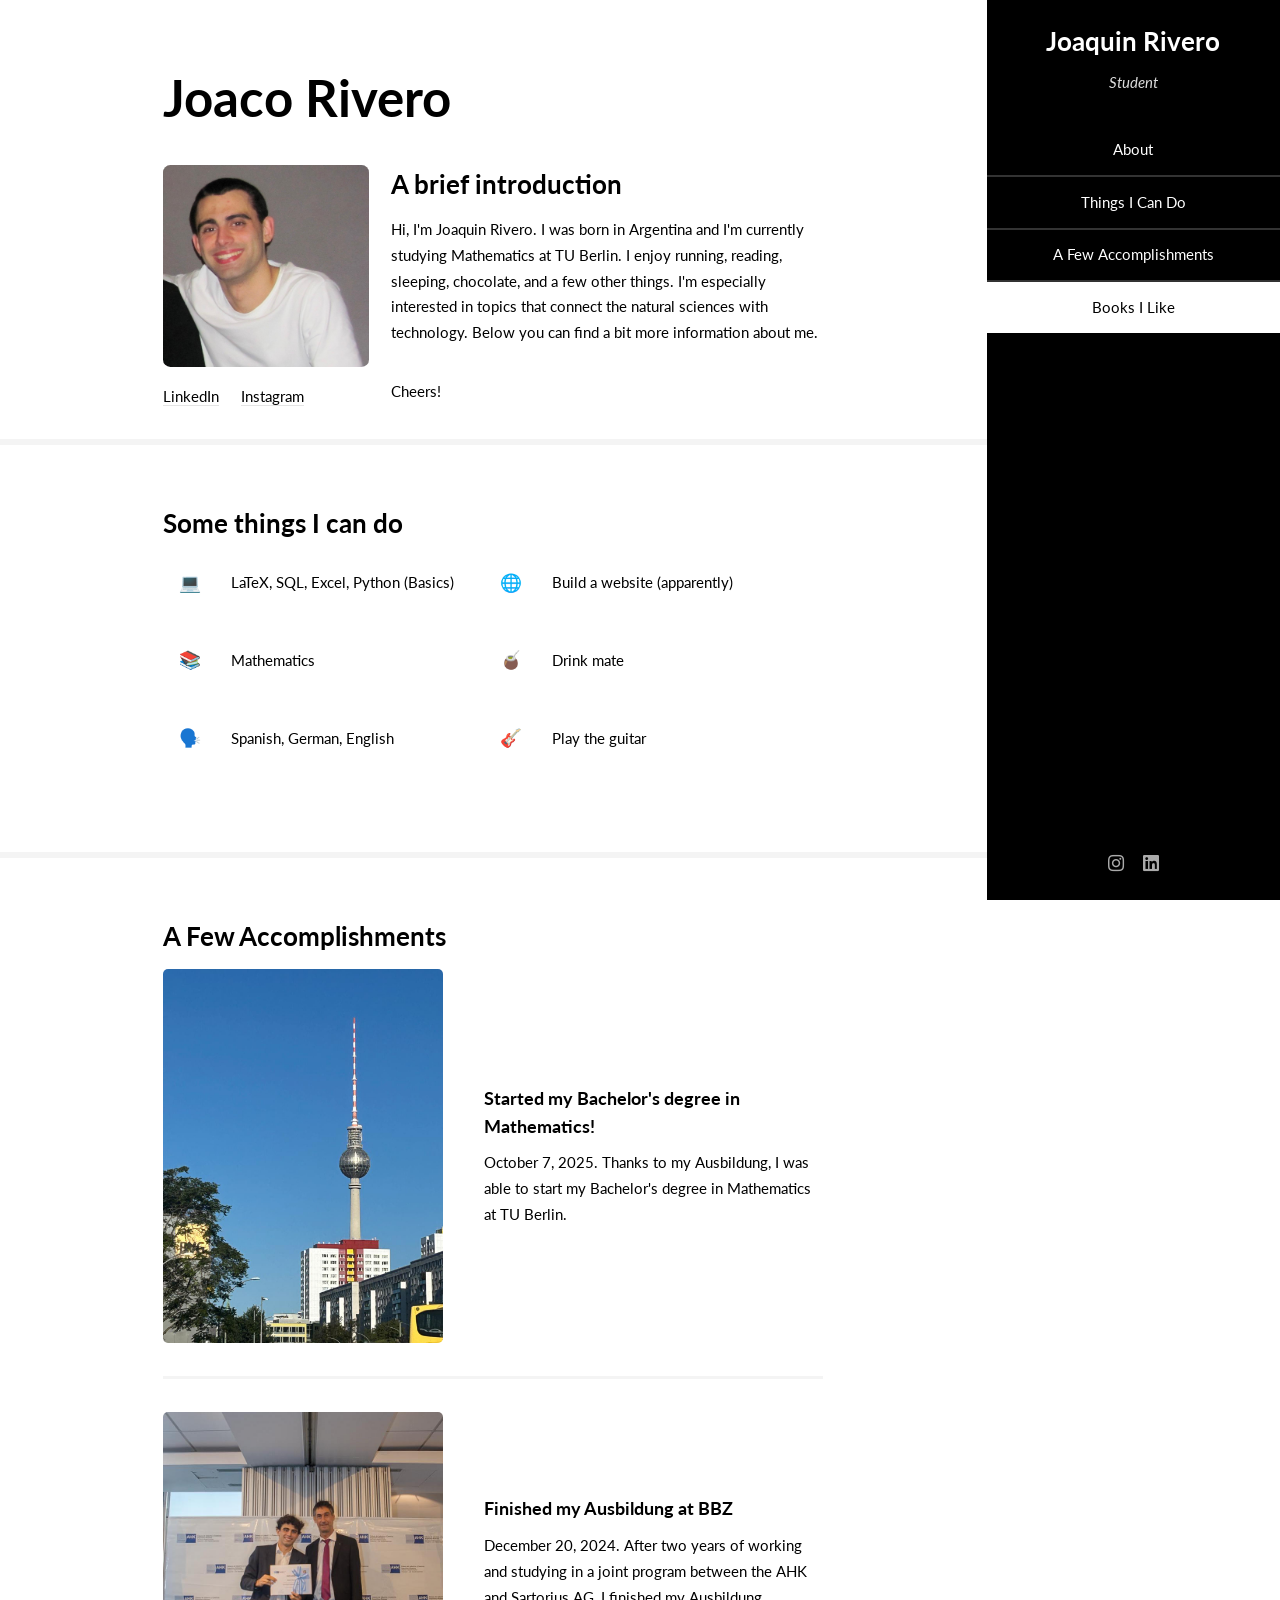
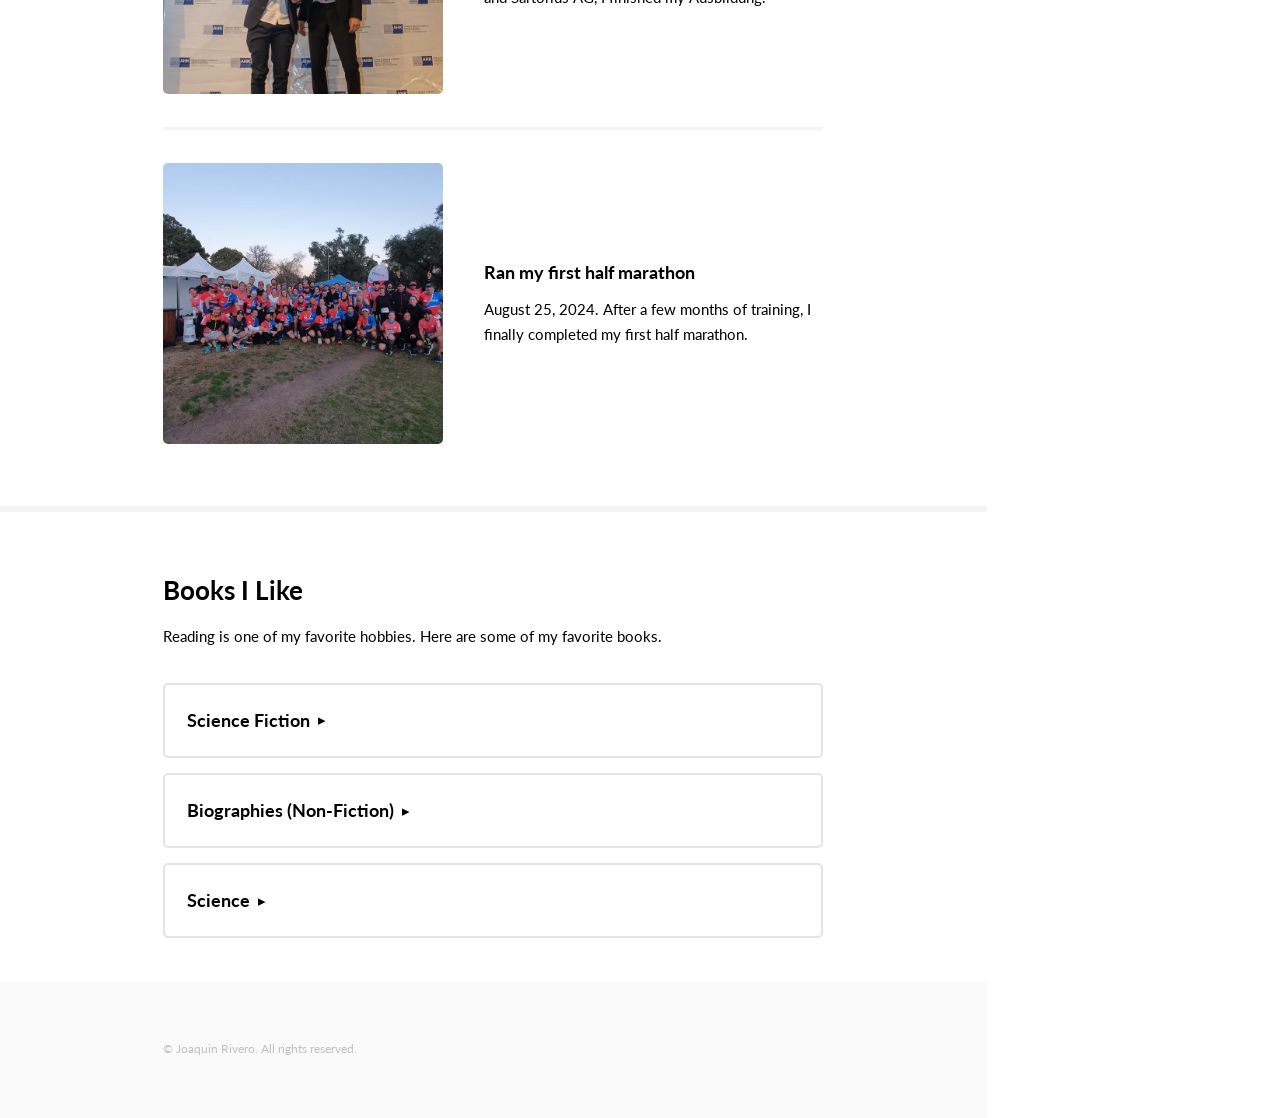
<file: index.html>
<!DOCTYPE html>
<html lang="en">
<head>
	<meta charset="utf-8" />
	<meta name="viewport" content="width=device-width, initial-scale=1, user-scalable=no" />
	<meta name="description" content="Personal website of Joaquin Rivero, Mathematics student at TU Berlin." />
	<title>Joaquin Rivero</title>
	<link rel="stylesheet" href="assets/css/main.css" />
	<style>
		/* Collapsible book lists */
		details.books summary {
			display: flex;
			align-items: center;
			gap: 0.5em;
			cursor: pointer;
			list-style: none;
		}
		details.books summary::-webkit-details-marker {
			display: none;
		}
		/* Arrow to the right of the title */
		details.books summary::after {
			content: "▸";
		}
		details.books[open] summary::after {
			content: "▾";
		}
		details.books summary h4 {
			margin: 0;
		}
		details.books ul {
			margin: 1em 0 0 0;
			padding-left: 1.2em;
			list-style: disc;
		}
		details.books li {
			margin-bottom: 0.8em;
		}
		details.books li p {
			margin: 0.2em 0 0 0;
			font-size: 0.9em;
		}
		.book-row {
			margin-bottom: 1em;
		}

		/* Emoji icons for "Things I can do" */
		ul.feature-icons li {
			display: inline-flex;      /* inline-flex keeps the 2-column layout */
			align-items: center;       /* vertically centers emoji and text */
			gap: 1em;
			padding: 0;                /* removes the old left/top padding */
			min-height: 3em;
		}
		ul.feature-icons li::before {
			content: attr(data-emoji);
			position: static;          /* no longer absolutely positioned */
			flex: 0 0 3em;             /* fixed-size circle that never shrinks */
			width: 3em;
			height: 3em;
			line-height: 3em;
			text-align: center;
			border-radius: 100%;
			background: transparent;
			font-family: inherit;
			font-weight: normal;
			font-size: 1.2em;
		}

		/* Portrait in the About section */
		.intro-photo {
			margin-bottom: 1.2em;
		}
		.intro-photo img {
			display: block;
			width: 100%;
			max-width: 260px;
			height: auto;
			border-radius: 0.5em;
		}

		/* Links aligned in one row under the portrait */
		ul.intro-links {
			display: flex;
			flex-wrap: wrap;
			gap: 0.5em 1.5em;
			list-style: none;
			margin: 0;
			padding: 0;
		}
		ul.intro-links li {
			margin: 0;
			padding: 0;
		}

		/* Small screens: columns stack, so keep the photo small and centered */
		@media (max-width: 736px) {
			.intro-photo img {
				max-width: 180px;
				margin: 0 auto;
			}
			ul.intro-links {
				justify-content: center;
			}
		}
	</style>
</head>
<body class="is-preload">

	<!-- Header -->
	<section id="header">
		<header>
			<h1 id="logo"><a href="#">Joaquin Rivero</a></h1>
			<p>Student</p>
		</header>
		<nav id="nav">
			<ul>
				<li><a href="#one" class="active">About</a></li>
				<li><a href="#two">Things I Can Do</a></li>
				<li><a href="#three">A Few Accomplishments</a></li>
				<li><a href="#four">Books I Like</a></li>
			</ul>
		</nav>
		<footer>
			<ul class="icons">
				<li><a href="https://www.instagram.com/joacoorivero_/" class="icon brands fa-instagram"><span class="label">Instagram</span></a></li>
				<li><a href="https://www.linkedin.com/in/joaco-rivero-b878aa1a8/" class="icon brands fa-linkedin"><span class="label">LinkedIn</span></a></li>
			</ul>
		</footer>
	</section>

	<!-- Wrapper -->
	<div id="wrapper">

		<!-- Main -->
		<div id="main">

			<!-- One -->
			<section id="one">
				<div class="container">
					<header class="major">
						<h2>Joaco Rivero</h2>
					</header>
					<div class="row gtr-uniform">

						<!-- Left: portrait + links -->
						<div class="col-4 col-5-medium col-12-small">
							<div class="intro-photo">
								<img src="documents/Joaquin 1.jpeg" alt="Portrait of Joaquin Rivero" />
							</div>
							<ul class="intro-links">
								<li><a href="https://www.linkedin.com/in/joaco-rivero-b878aa1a8/">LinkedIn</a></li>
								<li><a href="https://www.instagram.com/joacoorivero_/">Instagram</a></li>
							</ul>
						</div>

						<!-- Right: title + text -->
						<div class="col-8 col-7-medium col-12-small">
							<h3>A brief introduction</h3>
							<p>Hi, I'm Joaquin Rivero. I was born in Argentina and I'm currently studying Mathematics at TU Berlin.
							I enjoy running, reading, sleeping, chocolate, and a few other things. I'm especially interested in topics that connect the natural sciences with technology.
							Below you can find a bit more information about me.</p>
							<p>Cheers!</p>
						</div>

					</div>
				</div>
			</section>

			<!-- Two -->
			<section id="two">
				<div class="container">
					<h3>Some things I can do</h3>
					<ul class="feature-icons">
						<li data-emoji="💻">LaTeX, SQL, Excel, Python (Basics)</li>
						<li data-emoji="🌐">Build a website (apparently)</li>
						<li data-emoji="📚">Mathematics</li>
						<li data-emoji="🧉">Drink mate</li>
						<li data-emoji="🗣️">Spanish, German, English</li>
						<li data-emoji="🎸">Play the guitar</li>
					</ul>
				</div>
			</section>

			<!-- Three -->
			<section id="three">
				<div class="container">
					<h3>A Few Accomplishments</h3>
					<div class="features">
						<article>
							<a href="#" class="image"><img src="documents/Berlin.jpeg" alt="Berlin" /></a>
							<div class="inner">
								<h4>Started my Bachelor's degree in Mathematics!</h4>
								<p>October 7, 2025. Thanks to my Ausbildung, I was able to start my Bachelor's degree in Mathematics at TU Berlin.</p>
							</div>
						</article>
						<article>
							<a href="#" class="image"><img src="documents/BBZ.jpeg" alt="Graduation at BBZ" /></a>
							<div class="inner">
								<h4>Finished my Ausbildung at BBZ</h4>
								<p>December 20, 2024. After two years of working and studying in a joint program between the AHK and Sartorius AG, I finished my Ausbildung.</p>
							</div>
						</article>
						<article>
							<a href="#" class="image"><img src="documents/MediaBsAs_2024.jpeg" alt="Buenos Aires Half Marathon" /></a>
							<div class="inner">
								<h4>Ran my first half marathon</h4>
								<p>August 25, 2024. After a few months of training, I finally completed my first half marathon.</p>
							</div>
						</article>
					</div>
				</div>
			</section>

			<!-- Four -->
			<section id="four">
				<div class="container">
					<h3>Books I Like</h3>
					<p>Reading is one of my favorite hobbies. Here are some of my favorite books.</p>

					<section class="box book-row">
						<details class="books">
							<summary><h4>Science Fiction</h4></summary>
							<ul>
								<li>
									<strong>From the Earth to the Moon</strong> – Jules Verne
									<p>A classic about a group of men who build a giant cannon to travel to the Moon.</p>
								</li>
								<li>
									<strong>Journey to the Center of the Earth</strong> – Jules Verne
									<p>Professor Lidenbrock and his nephew follow a mysterious clue that leads them on an unforgettable journey.</p>
								</li>
								<li>
									<strong>The Martian Chronicles</strong> – Ray Bradbury
									<p>A collection of stories about humans colonizing Mars and building a new society there.</p>
								</li>
							</ul>
						</details>
					</section>

					<section class="box book-row">
						<details class="books">
							<summary><h4>Biographies (Non-Fiction)</h4></summary>
							<ul>
								<li>
									<strong>The Billion Dollar Molecule</strong> – Barry Werth
									<p>The story of how Joshua Boger founded Vertex Pharmaceuticals, one of the world's largest biotechnology companies.</p>
								</li>
								<li>
									<strong>Steve Jobs</strong> – Walter Isaacson
									<p>The life story of one of the people who revolutionized the way we use computers, listen to music, watch movies, and more.</p>
								</li>
								<li>
									<strong>What I talk when I talk about running</strong> – Haruki Murakami
									<p>Haruki Murakami is a Japanese writer (and runner). Honestly, when I bought this book, my intention was just to have something to pass the time, since it was short and easy to read. But as you read on, you begin to understand a little bit about how Murakami thinks, how he views his own life, and how he views life in general. The penultimate chapter is incredible; I took away a couple of really good reflexions from this book, and I’ll definitely read it again. My favorite quote: “To be able to grasp something of value, sometimes you have to perform seemingly inefficient acts.”</p>
								</li>
							</ul>
						</details>
					</section>

					<section class="box book-row">
						<details class="books">
							<summary><h4>Science</h4></summary>
							<ul>
								<li>
									<strong>Livewired</strong> – David Eagleman
									<p>Through experiments and case studies, this book shows how the brain can adapt and rewire itself.</p>
								</li>
								<li>
									<strong>A User's Guide to the Brain</strong> – John J. Ratey
									<p>A book that helps us understand how our brain works, and therefore understand ourselves better.</p>
								</li>
								<li>
									<strong>Mapmatics</strong> – Paulina Rowińska
									<p>Rowińska shows how abstract mathematical ideas are applied in practical contexts we may never have noticed.</p>
								</li>
							</ul>
						</details>
					</section>

				</div>
			</section>

		</div>

		<!-- Footer -->
		<section id="footer">
			<div class="container">
				<ul class="copyright">
					<li>&copy; Joaquin Rivero. All rights reserved.</li>
				</ul>
			</div>
		</section>

	</div>

	<!-- Scripts -->
	<script src="assets/js/jquery.min.js"></script>
	<script src="assets/js/jquery.scrollex.min.js"></script>
	<script src="assets/js/jquery.scrolly.min.js"></script>
	<script src="assets/js/browser.min.js"></script>
	<script src="assets/js/breakpoints.min.js"></script>
	<script src="assets/js/util.js"></script>
	<script src="assets/js/main.js"></script>
</body>
</html>
</file>
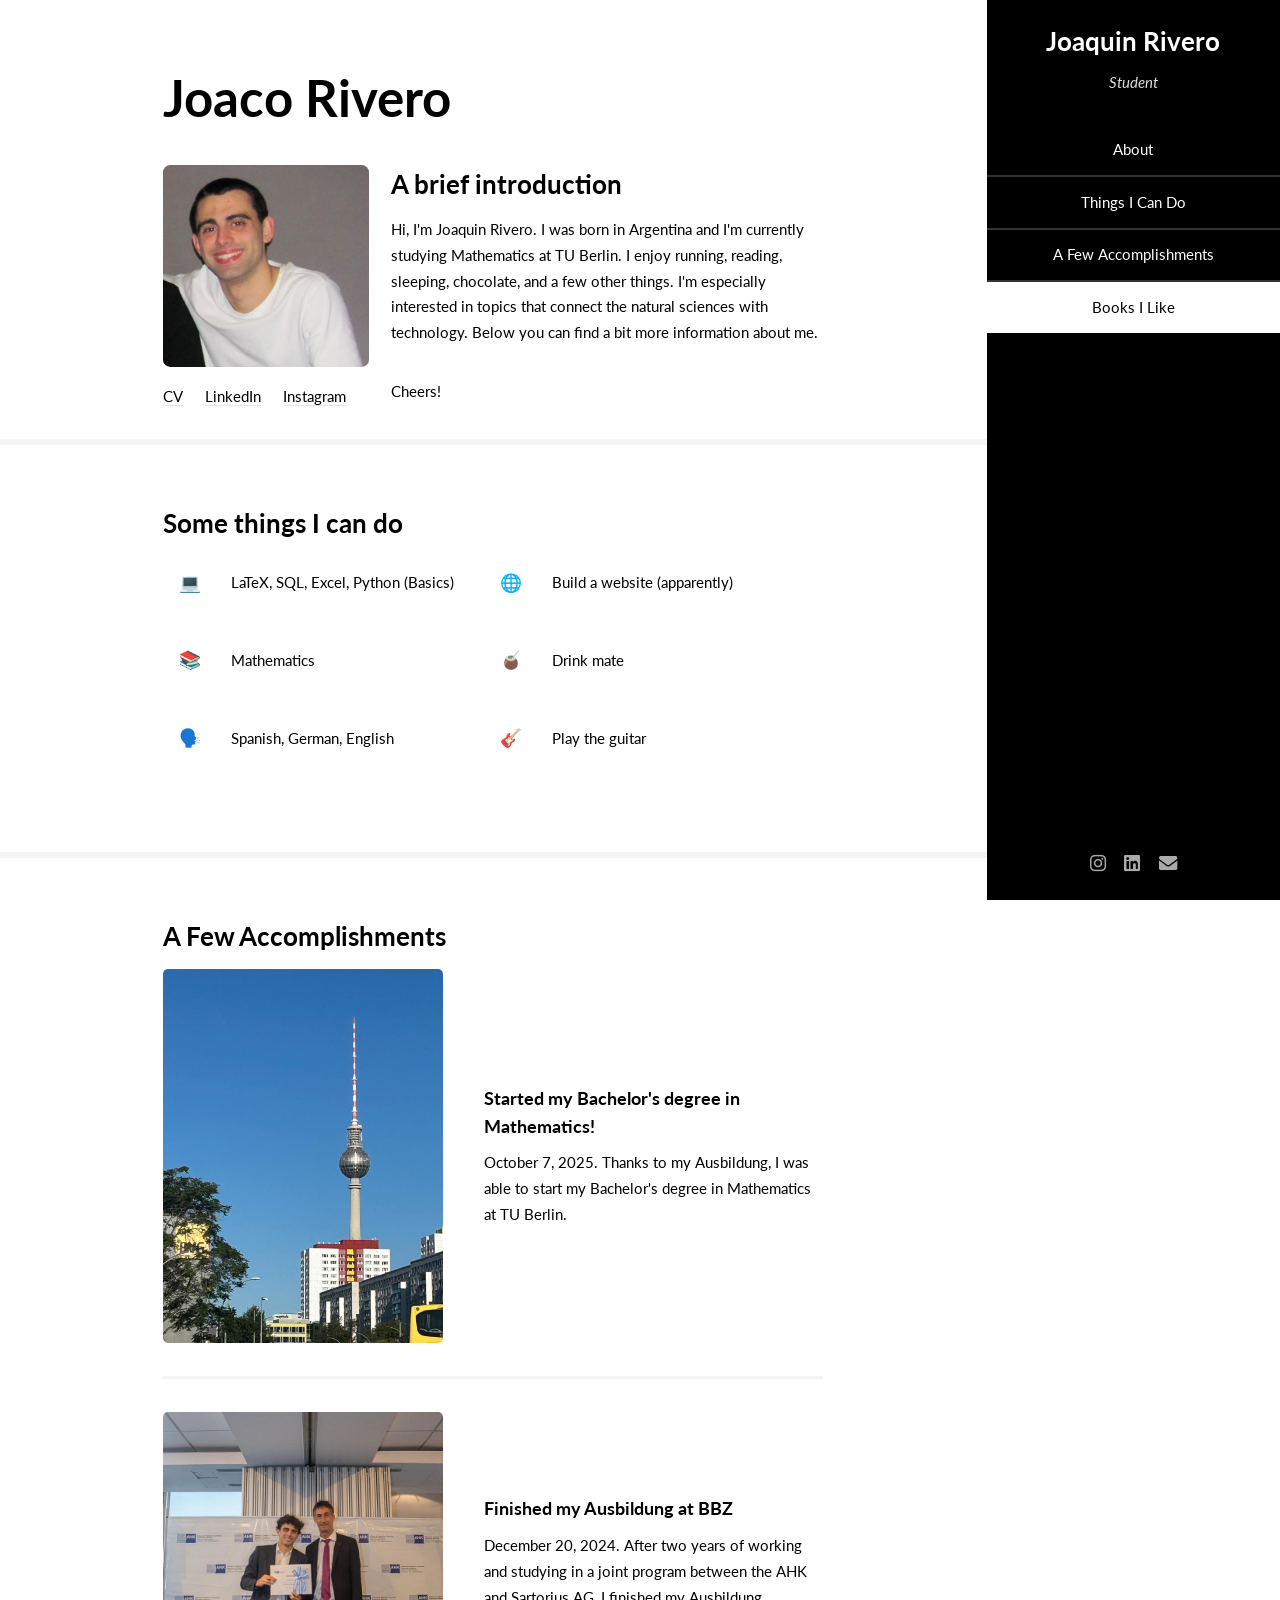
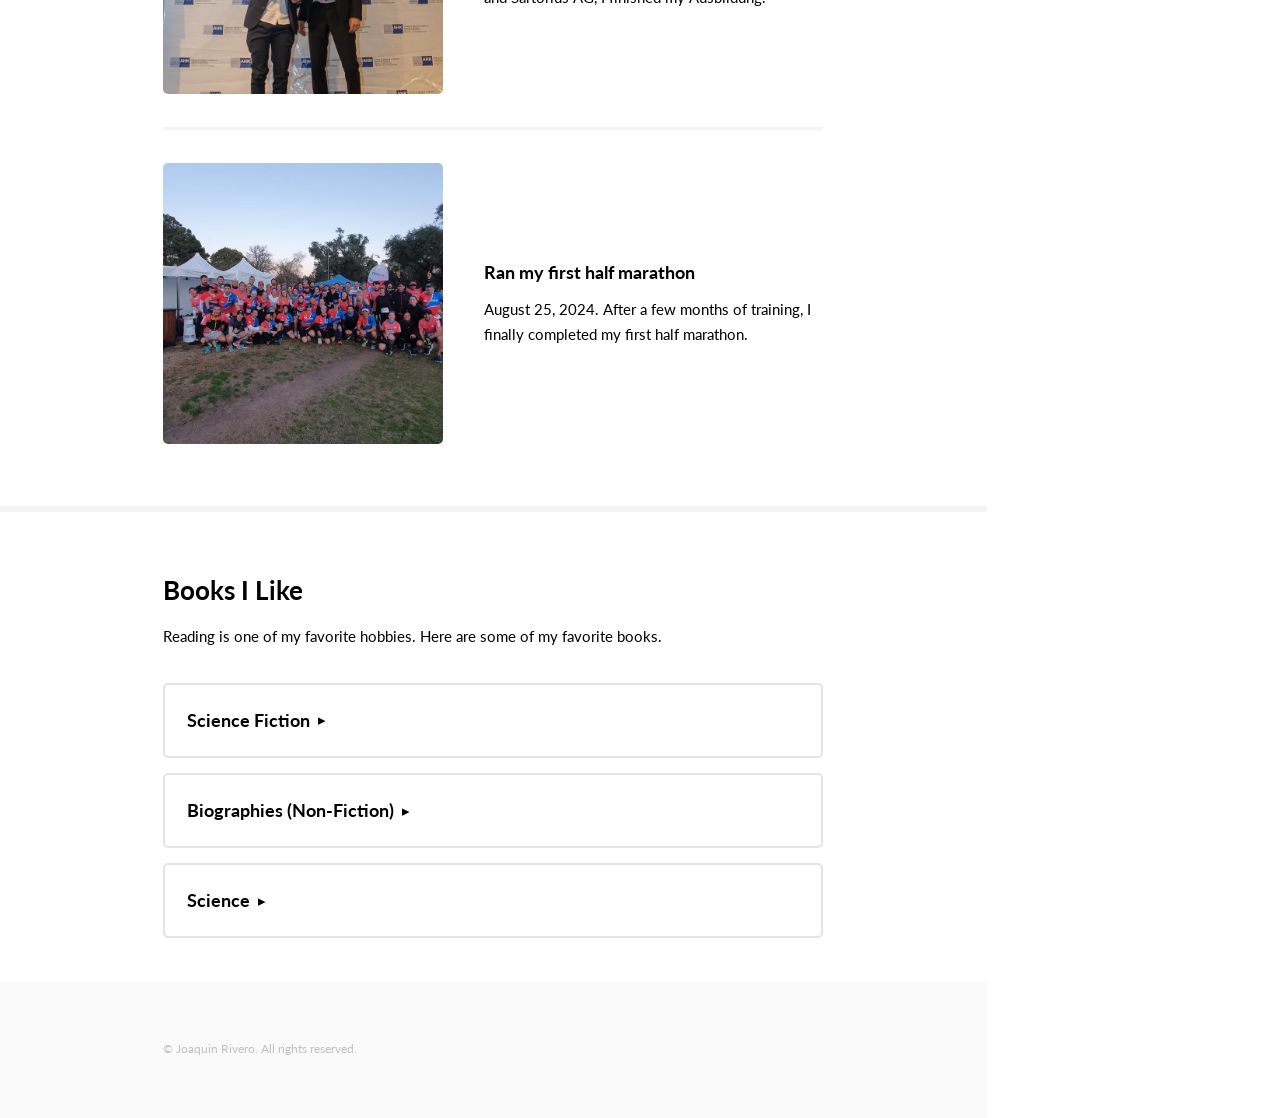
<file: joacowebsite.html>
<!DOCTYPE html>
<html lang="en">
<head>
	<meta charset="utf-8" />
	<meta name="viewport" content="width=device-width, initial-scale=1, user-scalable=no" />
	<meta name="description" content="Personal website of Joaquin Rivero, Mathematics student at TU Berlin." />
	<title>Joaquin Rivero</title>
	<link rel="stylesheet" href="assets/css/main.css" />
	<style>
		/* Collapsible book lists */
		details.books summary {
			display: flex;
			align-items: center;
			gap: 0.5em;
			cursor: pointer;
			list-style: none;
		}
		details.books summary::-webkit-details-marker {
			display: none;
		}
		/* Arrow to the right of the title */
		details.books summary::after {
			content: "▸";
		}
		details.books[open] summary::after {
			content: "▾";
		}
		details.books summary h4 {
			margin: 0;
		}
		details.books ul {
			margin: 1em 0 0 0;
			padding-left: 1.2em;
			list-style: disc;
		}
		details.books li {
			margin-bottom: 0.8em;
		}
		details.books li p {
			margin: 0.2em 0 0 0;
			font-size: 0.9em;
		}
		.book-row {
			margin-bottom: 1em;
		}

		/* Emoji icons for "Things I can do" */
		ul.feature-icons li {
			display: inline-flex;      /* inline-flex keeps the 2-column layout */
			align-items: center;       /* vertically centers emoji and text */
			gap: 1em;
			padding: 0;                /* removes the old left/top padding */
			min-height: 3em;
		}
		ul.feature-icons li::before {
			content: attr(data-emoji);
			position: static;          /* no longer absolutely positioned */
			flex: 0 0 3em;             /* fixed-size circle that never shrinks */
			width: 3em;
			height: 3em;
			line-height: 3em;
			text-align: center;
			border-radius: 100%;
			background: transparent;
			font-family: inherit;
			font-weight: normal;
			font-size: 1.2em;
		}

		/* Portrait in the About section */
		.intro-photo {
			margin-bottom: 1.2em;
		}
		.intro-photo img {
			display: block;
			width: 100%;
			max-width: 260px;
			height: auto;
			border-radius: 0.5em;
		}

		/* Links aligned in one row under the portrait */
		ul.intro-links {
			display: flex;
			flex-wrap: wrap;
			gap: 0.5em 1.5em;
			list-style: none;
			margin: 0;
			padding: 0;
		}
		ul.intro-links li {
			margin: 0;
			padding: 0;
		}

		/* Small screens: columns stack, so keep the photo small and centered */
		@media (max-width: 736px) {
			.intro-photo img {
				max-width: 180px;
				margin: 0 auto;
			}
			ul.intro-links {
				justify-content: center;
			}
		}
	</style>
</head>
<body class="is-preload">

	<!-- Header -->
	<section id="header">
		<header>
			<h1 id="logo"><a href="#">Joaquin Rivero</a></h1>
			<p>Student</p>
		</header>
		<nav id="nav">
			<ul>
				<li><a href="#one" class="active">About</a></li>
				<li><a href="#two">Things I Can Do</a></li>
				<li><a href="#three">A Few Accomplishments</a></li>
				<li><a href="#four">Books I Like</a></li>
			</ul>
		</nav>
		<footer>
			<ul class="icons">
				<li><a href="https://www.instagram.com/joacoorivero_/" class="icon brands fa-instagram"><span class="label">Instagram</span></a></li>
				<li><a href="https://www.linkedin.com/in/joaco-rivero-b878aa1a8/" class="icon brands fa-linkedin"><span class="label">LinkedIn</span></a></li>
				<li><a href="joaquin.rivero004@icloud.com" class="icon solid fa-envelope"><span class="label">Email</span></a></li>
			</ul>
		</footer>
	</section>

	<!-- Wrapper -->
	<div id="wrapper">

		<!-- Main -->
		<div id="main">

			<!-- One -->
			<section id="one">
				<div class="container">
					<header class="major">
						<h2>Joaco Rivero</h2>
					</header>
					<div class="row gtr-uniform">

						<!-- Left: portrait + links -->
						<div class="col-4 col-5-medium col-12-small">
							<div class="intro-photo">
								<img src="documents/Joaquin 1.jpeg" alt="Portrait of Joaquin Rivero" />
							</div>
							<ul class="intro-links">
								<li><a href="documents/Lebenslauf.pdf" target="_blank">CV</a></li>
								<li><a href="https://www.linkedin.com/in/joaco-rivero-b878aa1a8/">LinkedIn</a></li>
								<li><a href="https://www.instagram.com/joacoorivero_/">Instagram</a></li>
							</ul>
						</div>

						<!-- Right: title + text -->
						<div class="col-8 col-7-medium col-12-small">
							<h3>A brief introduction</h3>
							<p>Hi, I'm Joaquin Rivero. I was born in Argentina and I'm currently studying Mathematics at TU Berlin.
							I enjoy running, reading, sleeping, chocolate, and a few other things. I'm especially interested in topics that connect the natural sciences with technology.
							Below you can find a bit more information about me.</p>
							<p>Cheers!</p>
						</div>

					</div>
				</div>
			</section>

			<!-- Two -->
			<section id="two">
				<div class="container">
					<h3>Some things I can do</h3>
					<ul class="feature-icons">
						<li data-emoji="💻">LaTeX, SQL, Excel, Python (Basics)</li>
						<li data-emoji="🌐">Build a website (apparently)</li>
						<li data-emoji="📚">Mathematics</li>
						<li data-emoji="🧉">Drink mate</li>
						<li data-emoji="🗣️">Spanish, German, English</li>
						<li data-emoji="🎸">Play the guitar</li>
					</ul>
				</div>
			</section>

			<!-- Three -->
			<section id="three">
				<div class="container">
					<h3>A Few Accomplishments</h3>
					<div class="features">
						<article>
							<a href="#" class="image"><img src="documents/Berlin.jpeg" alt="Berlin" /></a>
							<div class="inner">
								<h4>Started my Bachelor's degree in Mathematics!</h4>
								<p>October 7, 2025. Thanks to my Ausbildung, I was able to start my Bachelor's degree in Mathematics at TU Berlin.</p>
							</div>
						</article>
						<article>
							<a href="#" class="image"><img src="documents/BBZ.jpeg" alt="Graduation at BBZ" /></a>
							<div class="inner">
								<h4>Finished my Ausbildung at BBZ</h4>
								<p>December 20, 2024. After two years of working and studying in a joint program between the AHK and Sartorius AG, I finished my Ausbildung.</p>
							</div>
						</article>
						<article>
							<a href="#" class="image"><img src="documents/MediaBsAs_2024.jpeg" alt="Buenos Aires Half Marathon" /></a>
							<div class="inner">
								<h4>Ran my first half marathon</h4>
								<p>August 25, 2024. After a few months of training, I finally completed my first half marathon.</p>
							</div>
						</article>
					</div>
				</div>
			</section>

			<!-- Four -->
			<section id="four">
				<div class="container">
					<h3>Books I Like</h3>
					<p>Reading is one of my favorite hobbies. Here are some of my favorite books.</p>

					<section class="box book-row">
						<details class="books">
							<summary><h4>Science Fiction</h4></summary>
							<ul>
								<li>
									<strong>From the Earth to the Moon</strong> – Jules Verne
									<p>A classic about a group of men who build a giant cannon to travel to the Moon.</p>
								</li>
								<li>
									<strong>Journey to the Center of the Earth</strong> – Jules Verne
									<p>Professor Lidenbrock and his nephew follow a mysterious clue that leads them on an unforgettable journey.</p>
								</li>
								<li>
									<strong>The Martian Chronicles</strong> – Ray Bradbury
									<p>A collection of stories about humans colonizing Mars and building a new society there.</p>
								</li>
							</ul>
						</details>
					</section>

					<section class="box book-row">
						<details class="books">
							<summary><h4>Biographies (Non-Fiction)</h4></summary>
							<ul>
								<li>
									<strong>The Billion Dollar Molecule</strong> – Barry Werth
									<p>The story of how Joshua Boger founded Vertex Pharmaceuticals, one of the world's largest biotechnology companies.</p>
								</li>
								<li>
									<strong>Steve Jobs</strong> – Walter Isaacson
									<p>The life story of one of the people who revolutionized the way we use computers, listen to music, watch movies, and more.</p>
								</li>
							</ul>
						</details>
					</section>

					<section class="box book-row">
						<details class="books">
							<summary><h4>Science</h4></summary>
							<ul>
								<li>
									<strong>Livewired</strong> – David Eagleman
									<p>Through experiments and case studies, this book shows how the brain can adapt and rewire itself.</p>
								</li>
								<li>
									<strong>A User's Guide to the Brain</strong> – John J. Ratey
									<p>A book that helps us understand how our brain works, and therefore understand ourselves better.</p>
								</li>
								<li>
									<strong>Mapmatics</strong> – Paulina Rowińska
									<p>Rowińska shows how abstract mathematical ideas are applied in practical contexts we may never have noticed.</p>
								</li>
							</ul>
						</details>
					</section>

				</div>
			</section>

		</div>

		<!-- Footer -->
		<section id="footer">
			<div class="container">
				<ul class="copyright">
					<li>&copy; Joaquin Rivero. All rights reserved.</li>
				</ul>
			</div>
		</section>

	</div>

	<!-- Scripts -->
	<script src="assets/js/jquery.min.js"></script>
	<script src="assets/js/jquery.scrollex.min.js"></script>
	<script src="assets/js/jquery.scrolly.min.js"></script>
	<script src="assets/js/browser.min.js"></script>
	<script src="assets/js/breakpoints.min.js"></script>
	<script src="assets/js/util.js"></script>
	<script src="assets/js/main.js"></script>
</body>
</html>
</file>
<file: assets/css/main.css>
@import url("fontawesome-all.min.css");
@import url("https://fonts.googleapis.com/css?family=Lato:400,400italic,700,700italic|Source+Code+Pro:400");

/*
	Read Only by HTML5 UP
	html5up.net | @ajlkn
	Free for personal and commercial use under the CCA 3.0 license (html5up.net/license)
*/

html, body, div, span, applet, object,
iframe, h1, h2, h3, h4, h5, h6, p, blockquote,
pre, a, abbr, acronym, address, big, cite,
code, del, dfn, em, img, ins, kbd, q, s, samp,
small, strike, strong, sub, sup, tt, var, b,
u, i, center, dl, dt, dd, ol, ul, li, fieldset,
form, label, legend, table, caption, tbody,
tfoot, thead, tr, th, td, article, aside,
canvas, details, embed, figure, figcaption,
footer, header, hgroup, menu, nav, output, ruby,
section, summary, time, mark, audio, video {
	margin: 0;
	padding: 0;
	border: 0;
	font-size: 100%;
	font: inherit;
	vertical-align: baseline;}

article, aside, details, figcaption, figure,
footer, header, hgroup, menu, nav, section {
	display: block;}

body {
	line-height: 1;
}

ol, ul {
	list-style: none;
}

blockquote, q {
	quotes: none;
}

	blockquote:before, blockquote:after, q:before, q:after {
		content: '';
		content: none;
	}

table {
	border-collapse: collapse;
	border-spacing: 0;
}

body {
	-webkit-text-size-adjust: none;
}

mark {
	background-color: transparent;
	color: inherit;
}

input::-moz-focus-inner {
	border: 0;
	padding: 0;
}

input, select, textarea {
	-moz-appearance: none;
	-webkit-appearance: none;
	-ms-appearance: none;
	appearance: none;
}

/* Basic */

	html {
		box-sizing: border-box;
	}

	*, *:before, *:after {
		box-sizing: inherit;
	}

	body {
		background: #fff;
	}

		body.is-preload *, body.is-preload *:before, body.is-preload *:after {
			-moz-animation: none !important;
			-webkit-animation: none !important;
			-ms-animation: none !important;
			animation: none !important;
			-moz-transition: none !important;
			-webkit-transition: none !important;
			-ms-transition: none !important;
			transition: none !important;
		}

	body, input, select, textarea {
		color: #000000;
		font-family: "Lato", sans-serif;
		font-size: 16pt;
		font-weight: 400;
		line-height: 1.75em;
	}

	a {
		-moz-transition: color 0.2s ease-in-out, border-color 0.2s ease-in-out;
		-webkit-transition: color 0.2s ease-in-out, border-color 0.2s ease-in-out;
		-ms-transition: color 0.2s ease-in-out, border-color 0.2s ease-in-out;
		transition: color 0.2s ease-in-out, border-color 0.2s ease-in-out;
		border-bottom: solid 1px #e4e4e4;
		color: inherit;
		text-decoration: none;
	}

		a:hover {
			border-bottom-color: transparent;
			color: #000000 !important;
		}

	strong, b {
		color: #000000;
		font-weight: 700;
	}

	em, i {
		font-style: italic;
	}

	p {
		margin: 0 0 2.25em 0;
	}

	h1, h2, h3, h4, h5, h6 {
		color: #000000;
		font-weight: 700;
		line-height: 1em;
		margin: 0 0 0.5625em 0;
	}

		h1 a, h2 a, h3 a, h4 a, h5 a, h6 a {
			border: 0;
			color: inherit;
			text-decoration: none;
		}

	h2 {
		font-size: 2em;
		line-height: 1.5em;
	}

	h3 {
		font-size: 1.75em;
		line-height: 1.5em;
	}

	h4 {
		font-size: 1.25em;
		line-height: 1.5em;
	}

	h5 {
		font-size: 0.9em;
		line-height: 1.5em;
	}

	h6 {
		font-size: 0.7em;
		line-height: 1.5em;
	}

	sub {
		font-size: 0.8em;
		position: relative;
		top: 0.5em;
	}

	sup {
		font-size: 0.8em;
		position: relative;
		top: -0.5em;
	}

	hr {
		border: 0;
		border-bottom: solid 2px #000000;
		margin: 2.25em 0;
	}

		hr.major {
			margin: 3.375em 0;
		}

	blockquote {
		border-left: solid 8px #000000;
		font-style: italic;
		margin: 0 0 2.25em 0;
		padding: 0.5em 0 0.5em 2em;
	}

	code {
		background: #555;
		border-radius: 5px;
		color: #fff;
		font-family: "Source Code Pro", monospace;
		font-size: 0.9em;
		margin: 0 0.25em;
		padding: 0.25em 0.65em;
	}

	pre {
		font-family: "Source Code Pro", monospace;
		font-size: 0.9em;
		margin: 0 0 2.25em 0;
	}

		pre code {
			-webkit-overflow-scrolling: touch;
			display: block;
			line-height: 1.5em;
			overflow-x: auto;
			padding: 1em 1.5em;
		}

	.align-left {
		text-align: left;
	}

	.align-center {
		text-align: center;
	}

	.align-right {
		text-align: right;
	}

/* Row */

	.row {
		display: flex;
		flex-wrap: wrap;
		box-sizing: border-box;
		align-items: stretch;
	}

		.row > * {
			box-sizing: border-box;
		}

		.row.gtr-uniform > * > :last-child {
			margin-bottom: 0;
		}

		.row.aln-left {
			justify-content: flex-start;
		}

		.row.aln-center {
			justify-content: center;
		}

		.row.aln-right {
			justify-content: flex-end;
		}

		.row.aln-top {
			align-items: flex-start;
		}

		.row.aln-middle {
			align-items: center;
		}

		.row.aln-bottom {
			align-items: flex-end;
		}

		.row > .imp {
			order: -1;
		}

		.row > .col-1 {
			width: 8.33333%;
		}

		.row > .off-1 {
			margin-left: 8.33333%;
		}

		.row > .col-2 {
			width: 16.66667%;
		}

		.row > .off-2 {
			margin-left: 16.66667%;
		}

		.row > .col-3 {
			width: 25%;
		}

		.row > .off-3 {
			margin-left: 25%;
		}

		.row > .col-4 {
			width: 33.33333%;
		}

		.row > .off-4 {
			margin-left: 33.33333%;
		}

		.row > .col-5 {
			width: 41.66667%;
		}

		.row > .off-5 {
			margin-left: 41.66667%;
		}

		.row > .col-6 {
			width: 50%;
		}

		.row > .off-6 {
			margin-left: 50%;
		}

		.row > .col-7 {
			width: 58.33333%;
		}

		.row > .off-7 {
			margin-left: 58.33333%;
		}

		.row > .col-8 {
			width: 66.66667%;
		}

		.row > .off-8 {
			margin-left: 66.66667%;
		}

		.row > .col-9 {
			width: 75%;
		}

		.row > .off-9 {
			margin-left: 75%;
		}

		.row > .col-10 {
			width: 83.33333%;
		}

		.row > .off-10 {
			margin-left: 83.33333%;
		}

		.row > .col-11 {
			width: 91.66667%;
		}

		.row > .off-11 {
			margin-left: 91.66667%;
		}

		.row > .col-12 {
			width: 100%;
		}

		.row > .off-12 {
			margin-left: 100%;
		}

		.row.gtr-0 {
			margin-top: 0;
			margin-left: 0em;
		}

			.row.gtr-0 > * {
				padding: 0 0 0 0em;
			}

			.row.gtr-0.gtr-uniform {
				margin-top: 0em;
			}

				.row.gtr-0.gtr-uniform > * {
					padding-top: 0em;
				}

		.row.gtr-25 {
			margin-top: 0;
			margin-left: -0.5em;
		}

			.row.gtr-25 > * {
				padding: 0 0 0 0.5em;
			}

			.row.gtr-25.gtr-uniform {
				margin-top: -0.5em;
			}

				.row.gtr-25.gtr-uniform > * {
					padding-top: 0.5em;
				}

		.row.gtr-50 {
			margin-top: 0;
			margin-left: -1em;
		}

			.row.gtr-50 > * {
				padding: 0 0 0 1em;
			}

			.row.gtr-50.gtr-uniform {
				margin-top: -1em;
			}

				.row.gtr-50.gtr-uniform > * {
					padding-top: 1em;
				}

		.row {
			margin-top: 0;
			margin-left: -2em;
		}

			.row > * {
				padding: 0 0 0 2em;
			}

			.row.gtr-uniform {
				margin-top: -2em;
			}

				.row.gtr-uniform > * {
					padding-top: 2em;
				}

		.row.gtr-150 {
			margin-top: 0;
			margin-left: -3em;
		}

			.row.gtr-150 > * {
				padding: 0 0 0 3em;
			}

			.row.gtr-150.gtr-uniform {
				margin-top: -3em;
			}

				.row.gtr-150.gtr-uniform > * {
					padding-top: 3em;
				}

		.row.gtr-200 {
			margin-top: 0;
			margin-left: -4em;
		}

			.row.gtr-200 > * {
				padding: 0 0 0 4em;
			}

			.row.gtr-200.gtr-uniform {
				margin-top: -4em;
			}

				.row.gtr-200.gtr-uniform > * {
					padding-top: 4em;
				}

		@media screen and (max-width: 1680px) {

			.row {
				display: flex;
				flex-wrap: wrap;
				box-sizing: border-box;
				align-items: stretch;
			}

				.row > * {
					box-sizing: border-box;
				}

				.row.gtr-uniform > * > :last-child {
					margin-bottom: 0;
				}

				.row.aln-left {
					justify-content: flex-start;
				}

				.row.aln-center {
					justify-content: center;
				}

				.row.aln-right {
					justify-content: flex-end;
				}

				.row.aln-top {
					align-items: flex-start;
				}

				.row.aln-middle {
					align-items: center;
				}

				.row.aln-bottom {
					align-items: flex-end;
				}

				.row > .imp-xlarge {
					order: -1;
				}

				.row > .col-1-xlarge {
					width: 8.33333%;
				}

				.row > .off-1-xlarge {
					margin-left: 8.33333%;
				}

				.row > .col-2-xlarge {
					width: 16.66667%;
				}

				.row > .off-2-xlarge {
					margin-left: 16.66667%;
				}

				.row > .col-3-xlarge {
					width: 25%;
				}

				.row > .off-3-xlarge {
					margin-left: 25%;
				}

				.row > .col-4-xlarge {
					width: 33.33333%;
				}

				.row > .off-4-xlarge {
					margin-left: 33.33333%;
				}

				.row > .col-5-xlarge {
					width: 41.66667%;
				}

				.row > .off-5-xlarge {
					margin-left: 41.66667%;
				}

				.row > .col-6-xlarge {
					width: 50%;
				}

				.row > .off-6-xlarge {
					margin-left: 50%;
				}

				.row > .col-7-xlarge {
					width: 58.33333%;
				}

				.row > .off-7-xlarge {
					margin-left: 58.33333%;
				}

				.row > .col-8-xlarge {
					width: 66.66667%;
				}

				.row > .off-8-xlarge {
					margin-left: 66.66667%;
				}

				.row > .col-9-xlarge {
					width: 75%;
				}

				.row > .off-9-xlarge {
					margin-left: 75%;
				}

				.row > .col-10-xlarge {
					width: 83.33333%;
				}

				.row > .off-10-xlarge {
					margin-left: 83.33333%;
				}

				.row > .col-11-xlarge {
					width: 91.66667%;
				}

				.row > .off-11-xlarge {
					margin-left: 91.66667%;
				}

				.row > .col-12-xlarge {
					width: 100%;
				}

				.row > .off-12-xlarge {
					margin-left: 100%;
				}

				.row.gtr-0 {
					margin-top: 0;
					margin-left: 0em;
				}

					.row.gtr-0 > * {
						padding: 0 0 0 0em;
					}

					.row.gtr-0.gtr-uniform {
						margin-top: 0em;
					}

						.row.gtr-0.gtr-uniform > * {
							padding-top: 0em;
						}

				.row.gtr-25 {
					margin-top: 0;
					margin-left: -0.5em;
				}

					.row.gtr-25 > * {
						padding: 0 0 0 0.5em;
					}

					.row.gtr-25.gtr-uniform {
						margin-top: -0.5em;
					}

						.row.gtr-25.gtr-uniform > * {
							padding-top: 0.5em;
						}

				.row.gtr-50 {
					margin-top: 0;
					margin-left: -1em;
				}

					.row.gtr-50 > * {
						padding: 0 0 0 1em;
					}

					.row.gtr-50.gtr-uniform {
						margin-top: -1em;
					}

						.row.gtr-50.gtr-uniform > * {
							padding-top: 1em;
						}

				.row {
					margin-top: 0;
					margin-left: -2em;
				}

					.row > * {
						padding: 0 0 0 2em;
					}

					.row.gtr-uniform {
						margin-top: -2em;
					}

						.row.gtr-uniform > * {
							padding-top: 2em;
						}

				.row.gtr-150 {
					margin-top: 0;
					margin-left: -3em;
				}

					.row.gtr-150 > * {
						padding: 0 0 0 3em;
					}

					.row.gtr-150.gtr-uniform {
						margin-top: -3em;
					}

						.row.gtr-150.gtr-uniform > * {
							padding-top: 3em;
						}

				.row.gtr-200 {
					margin-top: 0;
					margin-left: -4em;
				}

					.row.gtr-200 > * {
						padding: 0 0 0 4em;
					}

					.row.gtr-200.gtr-uniform {
						margin-top: -4em;
					}

						.row.gtr-200.gtr-uniform > * {
							padding-top: 4em;
						}

		}

		@media screen and (max-width: 1280px) {

			.row {
				display: flex;
				flex-wrap: wrap;
				box-sizing: border-box;
				align-items: stretch;
			}

				.row > * {
					box-sizing: border-box;
				}

				.row.gtr-uniform > * > :last-child {
					margin-bottom: 0;
				}

				.row.aln-left {
					justify-content: flex-start;
				}

				.row.aln-center {
					justify-content: center;
				}

				.row.aln-right {
					justify-content: flex-end;
				}

				.row.aln-top {
					align-items: flex-start;
				}

				.row.aln-middle {
					align-items: center;
				}

				.row.aln-bottom {
					align-items: flex-end;
				}

				.row > .imp-large {
					order: -1;
				}

				.row > .col-1-large {
					width: 8.33333%;
				}

				.row > .off-1-large {
					margin-left: 8.33333%;
				}

				.row > .col-2-large {
					width: 16.66667%;
				}

				.row > .off-2-large {
					margin-left: 16.66667%;
				}

				.row > .col-3-large {
					width: 25%;
				}

				.row > .off-3-large {
					margin-left: 25%;
				}

				.row > .col-4-large {
					width: 33.33333%;
				}

				.row > .off-4-large {
					margin-left: 33.33333%;
				}

				.row > .col-5-large {
					width: 41.66667%;
				}

				.row > .off-5-large {
					margin-left: 41.66667%;
				}

				.row > .col-6-large {
					width: 50%;
				}

				.row > .off-6-large {
					margin-left: 50%;
				}

				.row > .col-7-large {
					width: 58.33333%;
				}

				.row > .off-7-large {
					margin-left: 58.33333%;
				}

				.row > .col-8-large {
					width: 66.66667%;
				}

				.row > .off-8-large {
					margin-left: 66.66667%;
				}

				.row > .col-9-large {
					width: 75%;
				}

				.row > .off-9-large {
					margin-left: 75%;
				}

				.row > .col-10-large {
					width: 83.33333%;
				}

				.row > .off-10-large {
					margin-left: 83.33333%;
				}

				.row > .col-11-large {
					width: 91.66667%;
				}

				.row > .off-11-large {
					margin-left: 91.66667%;
				}

				.row > .col-12-large {
					width: 100%;
				}

				.row > .off-12-large {
					margin-left: 100%;
				}

				.row.gtr-0 {
					margin-top: 0;
					margin-left: 0em;
				}

					.row.gtr-0 > * {
						padding: 0 0 0 0em;
					}

					.row.gtr-0.gtr-uniform {
						margin-top: 0em;
					}

						.row.gtr-0.gtr-uniform > * {
							padding-top: 0em;
						}

				.row.gtr-25 {
					margin-top: 0;
					margin-left: -0.375em;
				}

					.row.gtr-25 > * {
						padding: 0 0 0 0.375em;
					}

					.row.gtr-25.gtr-uniform {
						margin-top: -0.375em;
					}

						.row.gtr-25.gtr-uniform > * {
							padding-top: 0.375em;
						}

				.row.gtr-50 {
					margin-top: 0;
					margin-left: -0.75em;
				}

					.row.gtr-50 > * {
						padding: 0 0 0 0.75em;
					}

					.row.gtr-50.gtr-uniform {
						margin-top: -0.75em;
					}

						.row.gtr-50.gtr-uniform > * {
							padding-top: 0.75em;
						}

				.row {
					margin-top: 0;
					margin-left: -1.5em;
				}

					.row > * {
						padding: 0 0 0 1.5em;
					}

					.row.gtr-uniform {
						margin-top: -1.5em;
					}

						.row.gtr-uniform > * {
							padding-top: 1.5em;
						}

				.row.gtr-150 {
					margin-top: 0;
					margin-left: -2.25em;
				}

					.row.gtr-150 > * {
						padding: 0 0 0 2.25em;
					}

					.row.gtr-150.gtr-uniform {
						margin-top: -2.25em;
					}

						.row.gtr-150.gtr-uniform > * {
							padding-top: 2.25em;
						}

				.row.gtr-200 {
					margin-top: 0;
					margin-left: -3em;
				}

					.row.gtr-200 > * {
						padding: 0 0 0 3em;
					}

					.row.gtr-200.gtr-uniform {
						margin-top: -3em;
					}

						.row.gtr-200.gtr-uniform > * {
							padding-top: 3em;
						}

		}

		@media screen and (max-width: 1024px) {

			.row {
				display: flex;
				flex-wrap: wrap;
				box-sizing: border-box;
				align-items: stretch;
			}

				.row > * {
					box-sizing: border-box;
				}

				.row.gtr-uniform > * > :last-child {
					margin-bottom: 0;
				}

				.row.aln-left {
					justify-content: flex-start;
				}

				.row.aln-center {
					justify-content: center;
				}

				.row.aln-right {
					justify-content: flex-end;
				}

				.row.aln-top {
					align-items: flex-start;
				}

				.row.aln-middle {
					align-items: center;
				}

				.row.aln-bottom {
					align-items: flex-end;
				}

				.row > .imp-medium {
					order: -1;
				}

				.row > .col-1-medium {
					width: 8.33333%;
				}

				.row > .off-1-medium {
					margin-left: 8.33333%;
				}

				.row > .col-2-medium {
					width: 16.66667%;
				}

				.row > .off-2-medium {
					margin-left: 16.66667%;
				}

				.row > .col-3-medium {
					width: 25%;
				}

				.row > .off-3-medium {
					margin-left: 25%;
				}

				.row > .col-4-medium {
					width: 33.33333%;
				}

				.row > .off-4-medium {
					margin-left: 33.33333%;
				}

				.row > .col-5-medium {
					width: 41.66667%;
				}

				.row > .off-5-medium {
					margin-left: 41.66667%;
				}

				.row > .col-6-medium {
					width: 50%;
				}

				.row > .off-6-medium {
					margin-left: 50%;
				}

				.row > .col-7-medium {
					width: 58.33333%;
				}

				.row > .off-7-medium {
					margin-left: 58.33333%;
				}

				.row > .col-8-medium {
					width: 66.66667%;
				}

				.row > .off-8-medium {
					margin-left: 66.66667%;
				}

				.row > .col-9-medium {
					width: 75%;
				}

				.row > .off-9-medium {
					margin-left: 75%;
				}

				.row > .col-10-medium {
					width: 83.33333%;
				}

				.row > .off-10-medium {
					margin-left: 83.33333%;
				}

				.row > .col-11-medium {
					width: 91.66667%;
				}

				.row > .off-11-medium {
					margin-left: 91.66667%;
				}

				.row > .col-12-medium {
					width: 100%;
				}

				.row > .off-12-medium {
					margin-left: 100%;
				}

				.row.gtr-0 {
					margin-top: 0;
					margin-left: 0em;
				}

					.row.gtr-0 > * {
						padding: 0 0 0 0em;
					}

					.row.gtr-0.gtr-uniform {
						margin-top: 0em;
					}

						.row.gtr-0.gtr-uniform > * {
							padding-top: 0em;
						}

				.row.gtr-25 {
					margin-top: 0;
					margin-left: -0.375em;
				}

					.row.gtr-25 > * {
						padding: 0 0 0 0.375em;
					}

					.row.gtr-25.gtr-uniform {
						margin-top: -0.375em;
					}

						.row.gtr-25.gtr-uniform > * {
							padding-top: 0.375em;
						}

				.row.gtr-50 {
					margin-top: 0;
					margin-left: -0.75em;
				}

					.row.gtr-50 > * {
						padding: 0 0 0 0.75em;
					}

					.row.gtr-50.gtr-uniform {
						margin-top: -0.75em;
					}

						.row.gtr-50.gtr-uniform > * {
							padding-top: 0.75em;
						}

				.row {
					margin-top: 0;
					margin-left: -1.5em;
				}

					.row > * {
						padding: 0 0 0 1.5em;
					}

					.row.gtr-uniform {
						margin-top: -1.5em;
					}

						.row.gtr-uniform > * {
							padding-top: 1.5em;
						}

				.row.gtr-150 {
					margin-top: 0;
					margin-left: -2.25em;
				}

					.row.gtr-150 > * {
						padding: 0 0 0 2.25em;
					}

					.row.gtr-150.gtr-uniform {
						margin-top: -2.25em;
					}

						.row.gtr-150.gtr-uniform > * {
							padding-top: 2.25em;
						}

				.row.gtr-200 {
					margin-top: 0;
					margin-left: -3em;
				}

					.row.gtr-200 > * {
						padding: 0 0 0 3em;
					}

					.row.gtr-200.gtr-uniform {
						margin-top: -3em;
					}

						.row.gtr-200.gtr-uniform > * {
							padding-top: 3em;
						}

		}

		@media screen and (max-width: 736px) {

			.row {
				display: flex;
				flex-wrap: wrap;
				box-sizing: border-box;
				align-items: stretch;
			}

				.row > * {
					box-sizing: border-box;
				}

				.row.gtr-uniform > * > :last-child {
					margin-bottom: 0;
				}

				.row.aln-left {
					justify-content: flex-start;
				}

				.row.aln-center {
					justify-content: center;
				}

				.row.aln-right {
					justify-content: flex-end;
				}

				.row.aln-top {
					align-items: flex-start;
				}

				.row.aln-middle {
					align-items: center;
				}

				.row.aln-bottom {
					align-items: flex-end;
				}

				.row > .imp-small {
					order: -1;
				}

				.row > .col-1-small {
					width: 8.33333%;
				}

				.row > .off-1-small {
					margin-left: 8.33333%;
				}

				.row > .col-2-small {
					width: 16.66667%;
				}

				.row > .off-2-small {
					margin-left: 16.66667%;
				}

				.row > .col-3-small {
					width: 25%;
				}

				.row > .off-3-small {
					margin-left: 25%;
				}

				.row > .col-4-small {
					width: 33.33333%;
				}

				.row > .off-4-small {
					margin-left: 33.33333%;
				}

				.row > .col-5-small {
					width: 41.66667%;
				}

				.row > .off-5-small {
					margin-left: 41.66667%;
				}

				.row > .col-6-small {
					width: 50%;
				}

				.row > .off-6-small {
					margin-left: 50%;
				}

				.row > .col-7-small {
					width: 58.33333%;
				}

				.row > .off-7-small {
					margin-left: 58.33333%;
				}

				.row > .col-8-small {
					width: 66.66667%;
				}

				.row > .off-8-small {
					margin-left: 66.66667%;
				}

				.row > .col-9-small {
					width: 75%;
				}

				.row > .off-9-small {
					margin-left: 75%;
				}

				.row > .col-10-small {
					width: 83.33333%;
				}

				.row > .off-10-small {
					margin-left: 83.33333%;
				}

				.row > .col-11-small {
					width: 91.66667%;
				}

				.row > .off-11-small {
					margin-left: 91.66667%;
				}

				.row > .col-12-small {
					width: 100%;
				}

				.row > .off-12-small {
					margin-left: 100%;
				}

				.row.gtr-0 {
					margin-top: 0;
					margin-left: 0em;
				}

					.row.gtr-0 > * {
						padding: 0 0 0 0em;
					}

					.row.gtr-0.gtr-uniform {
						margin-top: 0em;
					}

						.row.gtr-0.gtr-uniform > * {
							padding-top: 0em;
						}

				.row.gtr-25 {
					margin-top: 0;
					margin-left: -0.3125em;
				}

					.row.gtr-25 > * {
						padding: 0 0 0 0.3125em;
					}

					.row.gtr-25.gtr-uniform {
						margin-top: -0.3125em;
					}

						.row.gtr-25.gtr-uniform > * {
							padding-top: 0.3125em;
						}

				.row.gtr-50 {
					margin-top: 0;
					margin-left: -0.625em;
				}

					.row.gtr-50 > * {
						padding: 0 0 0 0.625em;
					}

					.row.gtr-50.gtr-uniform {
						margin-top: -0.625em;
					}

						.row.gtr-50.gtr-uniform > * {
							padding-top: 0.625em;
						}

				.row {
					margin-top: 0;
					margin-left: -1.25em;
				}

					.row > * {
						padding: 0 0 0 1.25em;
					}

					.row.gtr-uniform {
						margin-top: -1.25em;
					}

						.row.gtr-uniform > * {
							padding-top: 1.25em;
						}

				.row.gtr-150 {
					margin-top: 0;
					margin-left: -1.875em;
				}

					.row.gtr-150 > * {
						padding: 0 0 0 1.875em;
					}

					.row.gtr-150.gtr-uniform {
						margin-top: -1.875em;
					}

						.row.gtr-150.gtr-uniform > * {
							padding-top: 1.875em;
						}

				.row.gtr-200 {
					margin-top: 0;
					margin-left: -2.5em;
				}

					.row.gtr-200 > * {
						padding: 0 0 0 2.5em;
					}

					.row.gtr-200.gtr-uniform {
						margin-top: -2.5em;
					}

						.row.gtr-200.gtr-uniform > * {
							padding-top: 2.5em;
						}

		}

		@media screen and (max-width: 480px) {

			.row {
				display: flex;
				flex-wrap: wrap;
				box-sizing: border-box;
				align-items: stretch;
			}

				.row > * {
					box-sizing: border-box;
				}

				.row.gtr-uniform > * > :last-child {
					margin-bottom: 0;
				}

				.row.aln-left {
					justify-content: flex-start;
				}

				.row.aln-center {
					justify-content: center;
				}

				.row.aln-right {
					justify-content: flex-end;
				}

				.row.aln-top {
					align-items: flex-start;
				}

				.row.aln-middle {
					align-items: center;
				}

				.row.aln-bottom {
					align-items: flex-end;
				}

				.row > .imp-xsmall {
					order: -1;
				}

				.row > .col-1-xsmall {
					width: 8.33333%;
				}

				.row > .off-1-xsmall {
					margin-left: 8.33333%;
				}

				.row > .col-2-xsmall {
					width: 16.66667%;
				}

				.row > .off-2-xsmall {
					margin-left: 16.66667%;
				}

				.row > .col-3-xsmall {
					width: 25%;
				}

				.row > .off-3-xsmall {
					margin-left: 25%;
				}

				.row > .col-4-xsmall {
					width: 33.33333%;
				}

				.row > .off-4-xsmall {
					margin-left: 33.33333%;
				}

				.row > .col-5-xsmall {
					width: 41.66667%;
				}

				.row > .off-5-xsmall {
					margin-left: 41.66667%;
				}

				.row > .col-6-xsmall {
					width: 50%;
				}

				.row > .off-6-xsmall {
					margin-left: 50%;
				}

				.row > .col-7-xsmall {
					width: 58.33333%;
				}

				.row > .off-7-xsmall {
					margin-left: 58.33333%;
				}

				.row > .col-8-xsmall {
					width: 66.66667%;
				}

				.row > .off-8-xsmall {
					margin-left: 66.66667%;
				}

				.row > .col-9-xsmall {
					width: 75%;
				}

				.row > .off-9-xsmall {
					margin-left: 75%;
				}

				.row > .col-10-xsmall {
					width: 83.33333%;
				}

				.row > .off-10-xsmall {
					margin-left: 83.33333%;
				}

				.row > .col-11-xsmall {
					width: 91.66667%;
				}

				.row > .off-11-xsmall {
					margin-left: 91.66667%;
				}

				.row > .col-12-xsmall {
					width: 100%;
				}

				.row > .off-12-xsmall {
					margin-left: 100%;
				}

				.row.gtr-0 {
					margin-top: 0;
					margin-left: 0em;
				}

					.row.gtr-0 > * {
						padding: 0 0 0 0em;
					}

					.row.gtr-0.gtr-uniform {
						margin-top: 0em;
					}

						.row.gtr-0.gtr-uniform > * {
							padding-top: 0em;
						}

				.row.gtr-25 {
					margin-top: 0;
					margin-left: -0.3125em;
				}

					.row.gtr-25 > * {
						padding: 0 0 0 0.3125em;
					}

					.row.gtr-25.gtr-uniform {
						margin-top: -0.3125em;
					}

						.row.gtr-25.gtr-uniform > * {
							padding-top: 0.3125em;
						}

				.row.gtr-50 {
					margin-top: 0;
					margin-left: -0.625em;
				}

					.row.gtr-50 > * {
						padding: 0 0 0 0.625em;
					}

					.row.gtr-50.gtr-uniform {
						margin-top: -0.625em;
					}

						.row.gtr-50.gtr-uniform > * {
							padding-top: 0.625em;
						}

				.row {
					margin-top: 0;
					margin-left: -1.25em;
				}

					.row > * {
						padding: 0 0 0 1.25em;
					}

					.row.gtr-uniform {
						margin-top: -1.25em;
					}

						.row.gtr-uniform > * {
							padding-top: 1.25em;
						}

				.row.gtr-150 {
					margin-top: 0;
					margin-left: -1.875em;
				}

					.row.gtr-150 > * {
						padding: 0 0 0 1.875em;
					}

					.row.gtr-150.gtr-uniform {
						margin-top: -1.875em;
					}

						.row.gtr-150.gtr-uniform > * {
							padding-top: 1.875em;
						}

				.row.gtr-200 {
					margin-top: 0;
					margin-left: -2.5em;
				}

					.row.gtr-200 > * {
						padding: 0 0 0 2.5em;
					}

					.row.gtr-200.gtr-uniform {
						margin-top: -2.5em;
					}

						.row.gtr-200.gtr-uniform > * {
							padding-top: 2.5em;
						}

		}

/* Container */

	.container {
		margin: 0 auto;
		max-width: calc(100% - 4.5em);
		width: 45em;
	}

		.container.xsmall {
			width: 11.25em;
		}

		.container.small {
			width: 22.5em;
		}

		.container.medium {
			width: 33.75em;
		}

		.container.large {
			width: 56.25em;
		}

		.container.xlarge {
			width: 67.5em;
		}

		.container.max {
			width: 100%;
		}

		@media screen and (max-width: 1024px) {

			.container {
				width: 100% !important;
			}

		}

		@media screen and (max-width: 480px) {

			.container {
				max-width: calc(100% - 3.375em);
			}

		}

/* Section/Article */

	section.special, article.special {
		text-align: center;
	}

	header p {
		color: #aaa;
		position: relative;
		margin: 0 0 1.6875em 0;
	}

	header h2 + p {
		font-size: 1.25em;
		margin-top: -0.5em;
		line-height: 1.5em;
	}

	header h3 + p {
		font-size: 1.1em;
		margin-top: -0.35em;
		line-height: 1.5em;
	}

	header h4 + p,
	header h5 + p,
	header h6 + p {
		font-size: 0.9em;
		margin-top: -0.25em;
		line-height: 1.5em;
	}

	header.major h2 {
		color: #000000;
		font-size: 3.5em;
	}

		header.major h2 + p {
			color: #000000;
			font-size: 1.75em;
			font-weight: 700;
			margin-top: -0.75em;
		}

/* Form */

	form {
		margin: 0 0 2.25em 0;
	}

	label {
		color: #000000;
		display: block;
		font-size: 0.9em;
		font-weight: 700;
		margin: 0 0 1.125em 0;
	}

	input::-moz-focus-inner {
		border: 0;
		padding: 0;
	}

	input[type="text"],
	input[type="password"],
	input[type="email"],
	select,
	textarea {
		-moz-appearance: none;
		-webkit-appearance: none;
		-ms-appearance: none;
		appearance: none;
		border-radius: 5px;
		border: none;
		border: solid 2px #e4e4e4;
		color: inherit;
		display: block;
		outline: 0;
		padding: 0 1em;
		text-decoration: none;
		width: 100%;
	}

		input[type="text"]:invalid,
		input[type="password"]:invalid,
		input[type="email"]:invalid,
		select:invalid,
		textarea:invalid {
			box-shadow: none;
		}

		input[type="text"]:focus,
		input[type="password"]:focus,
		input[type="email"]:focus,
		select:focus,
		textarea:focus {
			border-color: #000000;
		}

	select {
		background-image: url("data:image/svg+xml;charset=utf8,%3Csvg xmlns='http://www.w3.org/2000/svg' width='40' height='40' preserveAspectRatio='none' viewBox='0 0 40 40'%3E%3Cpath d='M9.4,12.3l10.4,10.4l10.4-10.4c0.2-0.2,0.5-0.4,0.9-0.4c0.3,0,0.6,0.1,0.9,0.4l3.3,3.3c0.2,0.2,0.4,0.5,0.4,0.9 c0,0.4-0.1,0.6-0.4,0.9L20.7,31.9c-0.2,0.2-0.5,0.4-0.9,0.4c-0.3,0-0.6-0.1-0.9-0.4L4.3,17.3c-0.2-0.2-0.4-0.5-0.4-0.9 c0-0.4,0.1-0.6,0.4-0.9l3.3-3.3c0.2-0.2,0.5-0.4,0.9-0.4S9.1,12.1,9.4,12.3z' fill='%23e4e4e4' /%3E%3C/svg%3E");
		background-size: 1.25em;
		background-repeat: no-repeat;
		background-position: calc(100% - 1em) center;
		height: 2.75em;
		padding-right: 2.75em;
		text-overflow: ellipsis;
	}

		select option {
			color: #000000;
			background: #fff;
		}

		select:focus::-ms-value {
			background-color: transparent;
		}

		select::-ms-expand {
			display: none;
		}

	input[type="text"],
	input[type="password"],
	input[type="email"],
	select {
		height: 2.75em;
	}

	textarea {
		padding: 0.75em 1em;
	}

	input[type="checkbox"],
	input[type="radio"] {
		-moz-appearance: none;
		-webkit-appearance: none;
		-ms-appearance: none;
		appearance: none;
		display: block;
		float: left;
		margin-right: -2em;
		opacity: 0;
		width: 1em;
		z-index: -1;
	}

		input[type="checkbox"] + label,
		input[type="radio"] + label {
			text-decoration: none;
			color: #888;
			cursor: pointer;
			display: inline-block;
			font-size: 1em;
			font-weight: 400;
			padding-left: 2.4em;
			padding-right: 0.75em;
			position: relative;
		}

			input[type="checkbox"] + label:before,
			input[type="radio"] + label:before {
				-moz-osx-font-smoothing: grayscale;
				-webkit-font-smoothing: antialiased;
				display: inline-block;
				font-style: normal;
				font-variant: normal;
				text-rendering: auto;
				line-height: 1;
				text-transform: none !important;
				font-family: 'Font Awesome 5 Free';
				font-weight: 900;
			}

			input[type="checkbox"] + label:before,
			input[type="radio"] + label:before {
				background: #fafafa;
				border-radius: 5px;
				border: solid 2px #e4e4e4;
				content: '';
				display: inline-block;
				font-size: 0.8em;
				height: 2.0625em;
				left: 0;
				line-height: 2.0625em;
				position: absolute;
				text-align: center;
				top: 0;
				width: 2.0625em;
			}

		input[type="checkbox"]:checked + label:before,
		input[type="radio"]:checked + label:before {
			background: #989898;
			border-color: #989898;
			color: #ffffff;
			content: '\f00c';
		}

		input[type="checkbox"]:focus + label:before,
		input[type="radio"]:focus + label:before {
			border-color: #000000;
		}

	input[type="checkbox"] + label:before {
		border-radius: 5px;
	}

	input[type="radio"] + label:before {
		border-radius: 100%;
	}

	::-webkit-input-placeholder {
		color: #aaa !important;
		font-style: italic;
		opacity: 1.0;
	}

	:-moz-placeholder {
		color: #aaa !important;
		font-style: italic;
		opacity: 1.0;
	}

	::-moz-placeholder {
		color: #aaa !important;
		font-style: italic;
		opacity: 1.0;
	}

	:-ms-input-placeholder {
		color: #aaa !important;
		font-style: italic;
		opacity: 1.0;
	}

/* Box */

	.box {
		border-radius: 5px;
		border: solid 2px #e4e4e4;
		margin-bottom: 2.25em;
		padding: 1.5em;
	}

		.box > :last-child,
		.box > :last-child > :last-child,
		.box > :last-child > :last-child > :last-child {
			margin-bottom: 0;
		}

		.box.alt {
			border: 0;
			border-radius: 0;
			padding: 0;
		}

/* Icon */

	.icon {
		text-decoration: none;
		border-bottom: none;
		position: relative;
	}

		.icon:before {
			-moz-osx-font-smoothing: grayscale;
			-webkit-font-smoothing: antialiased;
			display: inline-block;
			font-style: normal;
			font-variant: normal;
			text-rendering: auto;
			line-height: 1;
			text-transform: none !important;
			font-family: 'Font Awesome 5 Free';
			font-weight: 400;
		}

		.icon > .label {
			display: none;
		}

		.icon:before {
			line-height: inherit;
		}

		.icon.solid:before {
			font-weight: 900;
		}

		.icon.brands:before {
			font-family: 'Font Awesome 5 Brands';
		}

/* Image */

	.image {
		border-radius: 5px;
		border: 0;
		display: inline-block;
		position: relative;
	}

		.image[data-position] img {
			-moz-object-fit: cover;
			-webkit-object-fit: cover;
			-ms-object-fit: cover;
			object-fit: cover;
			display: block;
			position: absolute;
			top: 0;
			left: 0;
			width: 100%;
			height: 100%;
		}

		.image[data-position="top left"] img {
			-moz-object-position: top left;
			-webkit-object-position: top left;
			-ms-object-position: top left;
			object-position: top left;
		}

		.image[data-position="top"] img {
			-moz-object-position: top;
			-webkit-object-position: top;
			-ms-object-position: top;
			object-position: top;
		}

		.image[data-position="top right"] img {
			-moz-object-position: top right;
			-webkit-object-position: top right;
			-ms-object-position: top right;
			object-position: top right;
		}

		.image[data-position="right"] img {
			-moz-object-position: right;
			-webkit-object-position: right;
			-ms-object-position: right;
			object-position: right;
		}

		.image[data-position="bottom right"] img {
			-moz-object-position: bottom right;
			-webkit-object-position: bottom right;
			-ms-object-position: bottom right;
			object-position: bottom right;
		}

		.image[data-position="bottom"] img {
			-moz-object-position: bottom;
			-webkit-object-position: bottom;
			-ms-object-position: bottom;
			object-position: bottom;
		}

		.image[data-position="bottom left"] img {
			-moz-object-position: bottom left;
			-webkit-object-position: bottom left;
			-ms-object-position: bottom left;
			object-position: bottom left;
		}

		.image[data-position="left"] img {
			-moz-object-position: left;
			-webkit-object-position: left;
			-ms-object-position: left;
			object-position: left;
		}

		.image[data-position="center"] img {
			-moz-object-position: center;
			-webkit-object-position: center;
			-ms-object-position: center;
			object-position: center;
		}

		.image[data-position="25% 25%"] img {
			-moz-object-position: 25% 25%;
			-webkit-object-position: 25% 25%;
			-ms-object-position: 25% 25%;
			object-position: 25% 25%;
		}

		.image[data-position="75% 25%"] img {
			-moz-object-position: 75% 25%;
			-webkit-object-position: 75% 25%;
			-ms-object-position: 75% 25%;
			object-position: 75% 25%;
		}

		.image[data-position="75% 75%"] img {
			-moz-object-position: 75% 75%;
			-webkit-object-position: 75% 75%;
			-ms-object-position: 75% 75%;
			object-position: 75% 75%;
		}

		.image[data-position="25% 75%"] img {
			-moz-object-position: 25% 75%;
			-webkit-object-position: 25% 75%;
			-ms-object-position: 25% 75%;
			object-position: 25% 75%;
		}

		.image img {
			border-radius: 5px;
			display: block;
		}

		.image.left {
			float: left;
			margin: 0 2.5em 2em 0;
			top: 0.25em;
		}

		.image.right {
			float: right;
			margin: 0 0 2em 2.5em;
			top: 0.25em;
		}

		.image.fit {
			display: block;
			margin: 0 0 2.25em 0;
			width: 100%;
		}

			.image.fit img {
				display: block;
				width: 100%;
			}

		.image.avatar {
			border-radius: 100%;
			overflow: hidden;
		}

			.image.avatar img {
				border-radius: 100%;
				display: block;
				width: 100%;
			}

		.image.main {
			display: block;
			height: 20em;
			border-radius: 0;
		}

			.image.main img {
				border-radius: 0;
			}

/* List */

	ol {
		list-style: decimal;
		margin: 0 0 2.25em 0;
		padding-left: 1.25em;
	}

		ol li {
			padding-left: 0.25em;
		}

	ul {
		list-style: disc;
		margin: 0 0 2.25em 0;
		padding-left: 1em;
	}

		ul li {
			padding-left: 0.5em;
		}

		ul.alt {
			list-style: none;
			padding-left: 0;
		}

			ul.alt li {
				border-top: solid 2px #f4f4f4;
				padding: 0.5em 0;
			}

				ul.alt li:first-child {
					border-top: 0;
					padding-top: 0;
				}

	dl {
		margin: 0 0 2.25em 0;
	}

/* Actions */

	ul.actions {
		display: -moz-flex;
		display: -webkit-flex;
		display: -ms-flex;
		display: flex;
		cursor: default;
		list-style: none;
		margin-left: -1.125em;
		padding-left: 0;
	}

		ul.actions li {
			padding: 0 0 0 1.125em;
			vertical-align: middle;
		}

		ul.actions.special {
			-moz-justify-content: center;
			-webkit-justify-content: center;
			-ms-justify-content: center;
			justify-content: center;
			width: 100%;
			margin-left: 0;
		}

			ul.actions.special li:first-child {
				padding-left: 0;
			}

		ul.actions.stacked {
			-moz-flex-direction: column;
			-webkit-flex-direction: column;
			-ms-flex-direction: column;
			flex-direction: column;
			margin-left: 0;
		}

			ul.actions.stacked li {
				padding: 1.125em 0 0 0;
			}

				ul.actions.stacked li:first-child {
					padding-top: 0;
				}

		ul.actions.fit {
			width: calc(100% + 1.125em);
		}

			ul.actions.fit li {
				-moz-flex-grow: 1;
				-webkit-flex-grow: 1;
				-ms-flex-grow: 1;
				flex-grow: 1;
				-moz-flex-shrink: 1;
				-webkit-flex-shrink: 1;
				-ms-flex-shrink: 1;
				flex-shrink: 1;
				width: 100%;
			}

				ul.actions.fit li > * {
					width: 100%;
				}

			ul.actions.fit.stacked {
				width: 100%;
			}

		@media screen and (max-width: 480px) {

			ul.actions:not(.fixed) {
				-moz-flex-direction: column;
				-webkit-flex-direction: column;
				-ms-flex-direction: column;
				flex-direction: column;
				margin-left: 0;
				width: 100% !important;
			}

				ul.actions:not(.fixed) li {
					-moz-flex-grow: 1;
					-webkit-flex-grow: 1;
					-ms-flex-grow: 1;
					flex-grow: 1;
					-moz-flex-shrink: 1;
					-webkit-flex-shrink: 1;
					-ms-flex-shrink: 1;
					flex-shrink: 1;
					padding: 1.125em 0 0 0;
					text-align: center;
					width: 100%;
				}

					ul.actions:not(.fixed) li > * {
						width: 100%;
					}

					ul.actions:not(.fixed) li:first-child {
						padding-top: 0;
					}

					ul.actions:not(.fixed) li input[type="submit"],
					ul.actions:not(.fixed) li input[type="reset"],
					ul.actions:not(.fixed) li input[type="button"],
					ul.actions:not(.fixed) li button,
					ul.actions:not(.fixed) li .button {
						width: 100%;
					}

						ul.actions:not(.fixed) li input[type="submit"].icon:before,
						ul.actions:not(.fixed) li input[type="reset"].icon:before,
						ul.actions:not(.fixed) li input[type="button"].icon:before,
						ul.actions:not(.fixed) li button.icon:before,
						ul.actions:not(.fixed) li .button.icon:before {
							margin-left: -0.5rem;
						}

		}

/* Feature Icons */

	ul.feature-icons {
		list-style: none;
		padding-left: 0;
	}

		ul.feature-icons li {
			text-decoration: none;
			display: inline-block;
			margin: 0 0 1.6875em 0;
			padding: 0.35em 0 0 3.5em;
			position: relative;
			vertical-align: top;
			width: 48%;
		}

			ul.feature-icons li:before {
				-moz-osx-font-smoothing: grayscale;
				-webkit-font-smoothing: antialiased;
				display: inline-block;
				font-style: normal;
				font-variant: normal;
				text-rendering: auto;
				line-height: 1;
				text-transform: none !important;
				font-family: 'Font Awesome 5 Free';
				font-weight: 400;
			}

			ul.feature-icons li:before {
				background: #000000;
				border-radius: 100%;
				color: #ffffff;
				display: block;
				height: 2.5em;
				left: 0;
				line-height: 2.5em;
				position: absolute;
				text-align: center;
				top: 0;
				width: 2.5em;
			}

/* Icons */

	ul.icons {
		cursor: default;
		list-style: none;
		padding-left: 0;
	}

		ul.icons li {
			display: inline-block;
			padding: 0 1em 0 0;
		}

			ul.icons li:last-child {
				padding-right: 0 !important;
			}

			ul.icons li .icon:before {
				font-size: 1.25em;
			}

/* Table */

	.table-wrapper {
		-webkit-overflow-scrolling: touch;
		overflow-x: auto;
	}

	table {
		margin: 0 0 2.25em 0;
		width: 100%;
	}

		table tbody tr {
			border: solid 2px #f4f4f4;
			border-left: 0;
			border-right: 0;
		}

			table tbody tr:nth-child(2n + 1) {
				background-color: #fafafa;
			}

		table td {
			padding: 0.75em 0.75em;
		}

		table th {
			color: #000000;
			font-size: 0.9em;
			font-weight: 700;
			padding: 0 0.75em 0.75em 0.75em;
			text-align: left;
		}

		table thead {
			border-bottom: solid 4px #e4e4e4;
		}

		table tfoot {
			border-top: solid 4px #e4e4e4;
		}

		table.alt {
			border-collapse: separate;
		}

			table.alt tbody tr td {
				border: solid 2px #e4e4e4;
				border-left-width: 0;
				border-top-width: 0;
			}

				table.alt tbody tr td:first-child {
					border-left-width: 2px;
				}

			table.alt tbody tr:first-child td {
				border-top-width: 2px;
			}

			table.alt thead {
				border-bottom: 0;
			}

			table.alt tfoot {
				border-top: 0;
			}

/* Button */

	input[type="submit"],
	input[type="reset"],
	input[type="button"],
	.button {
		-moz-appearance: none;
		-webkit-appearance: none;
		-ms-appearance: none;
		appearance: none;
		-moz-transition: background-color 0.2s ease-in-out, color 0.2s ease-in-out;
		-webkit-transition: background-color 0.2s ease-in-out, color 0.2s ease-in-out;
		-ms-transition: background-color 0.2s ease-in-out, color 0.2s ease-in-out;
		transition: background-color 0.2s ease-in-out, color 0.2s ease-in-out;
		background-color: #989898;
		border-radius: 5px;
		border: 0;
		color: #ffffff !important;
		cursor: pointer;
		display: inline-block;
		font-weight: 700;
		height: 2.75em;
		line-height: 2.75em;
		padding: 0 1.5em;
		text-align: center;
		text-decoration: none;
		white-space: nowrap;
	}

		input[type="submit"]:hover,
		input[type="reset"]:hover,
		input[type="button"]:hover,
		.button:hover {
			background-color: #a5a5a5;
			color: #ffffff !important;
		}

		input[type="submit"]:active,
		input[type="reset"]:active,
		input[type="button"]:active,
		.button:active {
			background-color: #8b8b8b;
		}

		input[type="submit"].icon,
		input[type="reset"].icon,
		input[type="button"].icon,
		.button.icon {
			padding-left: 1.35em;
		}

			input[type="submit"].icon:before,
			input[type="reset"].icon:before,
			input[type="button"].icon:before,
			.button.icon:before {
				margin-right: 0.5em;
			}

		input[type="submit"].fit,
		input[type="reset"].fit,
		input[type="button"].fit,
		.button.fit {
			width: 100%;
		}

		input[type="submit"].small,
		input[type="reset"].small,
		input[type="button"].small,
		.button.small {
			font-size: 0.8em;
		}

		input[type="submit"].large,
		input[type="reset"].large,
		input[type="button"].large,
		.button.large {
			font-size: 1.35em;
		}

		input[type="submit"].alt,
		input[type="reset"].alt,
		input[type="button"].alt,
		.button.alt {
			background-color: transparent;
			box-shadow: inset 0 0 0 2px #e4e4e4;
			color: #000000 !important;
		}

			input[type="submit"].alt:hover,
			input[type="reset"].alt:hover,
			input[type="button"].alt:hover,
			.button.alt:hover {
				background-color: #f4f4f4;
				color: #000000 !important;
			}

			input[type="submit"].alt:active,
			input[type="reset"].alt:active,
			input[type="button"].alt:active,
			.button.alt:active {
				background-color: #eaeaea;
			}

			input[type="submit"].alt.icon:before,
			input[type="reset"].alt.icon:before,
			input[type="button"].alt.icon:before,
			.button.alt.icon:before {
				color: #aaa;
			}

		input[type="submit"].primary,
		input[type="reset"].primary,
		input[type="button"].primary,
		.button.primary {
			background-color: #000000;
			color: #ffffff !important;
		}

			input[type="submit"].primary:hover,
			input[type="reset"].primary:hover,
			input[type="button"].primary:hover,
			.button.primary:hover {
				background-color: #333333;
			}

			input[type="submit"].primary:active,
			input[type="reset"].primary:active,
			input[type="button"].primary:active,
			.button.primary:active {
				background-color: #222222;
			}

		input[type="submit"].disabled, input[type="submit"]:disabled,
		input[type="reset"].disabled,
		input[type="reset"]:disabled,
		input[type="button"].disabled,
		input[type="button"]:disabled,
		.button.disabled,
		.button:disabled {
			background-color: #888 !important;
			box-shadow: inset 0 -0.15em 0 0 rgba(0, 0, 0, 0.15);
			color: #fff !important;
			cursor: default;
			opacity: 0.25;
		}

/* Features */

	.features article {
		border-top: solid 3px #f4f4f4;
		margin-bottom: 2.25em;
		padding-top: 2.25em;
	}

		.features article:first-child {
			border-top: 0;
			padding-top: 0;
		}

		.features article .image {
			display: inline-block;
			padding-right: 2.5em;
			vertical-align: middle;
			width: 48%;
		}

			.features article .image img {
				display: block;
				width: 100%;
			}

		.features article .inner {
			display: inline-block;
			vertical-align: middle;
			width: 50%;
		}

			.features article .inner > :last-child {
				margin-bottom: 0;
			}

/* Header */

	#header {
		display: -moz-flex;
		display: -webkit-flex;
		display: -ms-flex;
		display: flex;
		-moz-flex-direction: column;
		-webkit-flex-direction: column;
		-ms-flex-direction: column;
		flex-direction: column;
		-moz-justify-content: space-between;
		-webkit-justify-content: space-between;
		-ms-justify-content: space-between;
		justify-content: space-between;
		background: #000000;
		color: #dddddd;
		height: 100%;
		overflow-y: auto;
		position: fixed;
		text-align: center;
		top: 0;
		width: 23em;
		right: 0;
	}

		#header h1, #header h2, #header h3, #header h4, #header h5, #header h6 {
			color: #ffffff;
		}

			#header h1 a, #header h2 a, #header h3 a, #header h4 a, #header h5 a, #header h6 a {
				color: #ffffff;
			}

		#header header p {
			color: #aaaaaa;
		}

		#header a {
			color: #dddddd;
		}

			#header a:hover {
				color: #ffffff !important;
			}

		#header > header {
			-moz-flex-shrink: 0;
			-webkit-flex-shrink: 0;
			-ms-flex-shrink: 0;
			flex-shrink: 0;
			padding: 3em;
		}

			#header > header .avatar {
				display: block;
				margin: 0 auto 2.25em auto;
				width: 8em;
			}

			#header > header h1 {
				font-size: 1.75em;
				margin: 0;
			}

			#header > header p {
				color: #dddddd;
				font-style: italic;
				margin: 1em 0 0 0;
			}

		#header > footer {
			-moz-flex-shrink: 0;
			-webkit-flex-shrink: 0;
			-ms-flex-shrink: 0;
			flex-shrink: 0;
			bottom: 0;
			left: 0;
			padding: 2em;
			width: 100%;
		}

			#header > footer .icons {
				margin: 0;
			}

				#header > footer .icons li a {
					color: #aaaaaa;
				}

		#header > nav {
			-moz-flex-grow: 1;
			-webkit-flex-grow: 1;
			-ms-flex-grow: 1;
			flex-grow: 1;
		}

			#header > nav ul {
				list-style: none;
				margin: 0;
				padding: 0;
			}

				#header > nav ul li {
					border-top: solid 2px #333333;
					display: block;
					padding: 0;
				}

					#header > nav ul li a {
						-moz-transition: none;
						-webkit-transition: none;
						-ms-transition: none;
						transition: none;
						border: 0;
						color: #ffffff !important;
						display: block;
						padding: 0.85em 0;
						text-decoration: none;
					}

						#header > nav ul li a.active {
							background: #fff;
							color: #000000 !important;
						}

					#header > nav ul li:first-child {
						border-top: 0;
					}

/* Wrapper */

	#wrapper {
		background: #fff;
		padding-right: 23em;
	}

/* Main */

	#main > section {
		border-top: solid 6px #f4f4f4;
	}

		#main > section > .container {
			padding: 6em 0 4em 0;
		}

		#main > section:first-child {
			border-top: 0;
		}

/* Footer */

	#footer {
		background: #fafafa;
		border-top: 0;
		color: #c0c0c0;
		overflow: hidden;
		padding: 4em 0 2em 0;
	}

		#footer .copyright {
			line-height: 1em;
			list-style: none;
			padding: 0;
		}

			#footer .copyright li {
				border-left: solid 1px #d4d4d4;
				display: inline-block;
				font-size: 0.8em;
				margin-left: 1em;
				padding-left: 1em;
			}

				#footer .copyright li:first-child {
					border-left: 0;
					margin-left: 0;
					padding-left: 0;
				}

				#footer .copyright li a {
					color: inherit;
				}

/* XLarge */

	@media screen and (max-width: 1680px) {

		/* Basic */

			body, input, select, textarea {
				font-size: 13pt;
			}

		/* Header */

			#header {
				width: 21em;
			}

				#header > header {
					padding: 2em;
				}

				#header > footer {
					padding: 1.5em;
				}

		/* Wrapper */

			#wrapper {
				padding-right: 21em;
			}

		/* Main */

			#main > section > .container {
				padding: 4em 0 2em 0;
			}

	}

/* Large */

	@media screen and (max-width: 1280px) {

		/* Basic */

			body, input, select, textarea {
				font-size: 11pt;
			}

		/* Header */

			#header {
				width: 20em;
			}

		/* Wrapper */

			#wrapper {
				padding-right: 20em;
			}

	}

/* Medium */

	#titleBar {
		display: none;
	}

	@media screen and (max-width: 1024px) {

		/* Basic */

			html, body {
				overflow-x: hidden;
			}

			body, input, select, textarea {
				font-size: 12pt;
			}

		/* Image */

			.image.left, .image.right {
				max-width: 40%;
			}

				.image.left img, .image.right img {
					width: 100%;
				}

			.image.main {
				height: 20em;
			}

		/* Header */

			#header {
				-moz-backface-visibility: hidden;
				-webkit-backface-visibility: hidden;
				-ms-backface-visibility: hidden;
				backface-visibility: hidden;
				-moz-transition: -moz-transform 0.5s ease;
				-webkit-transition: -webkit-transform 0.5s ease;
				-ms-transition: -ms-transform 0.5s ease;
				transition: transform 0.5s ease;
				display: block;
				height: 100%;
				overflow-y: auto;
				position: fixed;
				top: 0;
				width: 23em;
				z-index: 10002;
				-moz-transform: translateX(23em);
				-webkit-transform: translateX(23em);
				-ms-transform: translateX(23em);
				transform: translateX(23em);
				right: 0;
			}

				#header > footer {
					bottom: auto;
					left: auto;
					margin: 0.5em 0 0 0;
					position: relative;
					right: auto;
					top: auto;
				}

		/* Wrapper */

			#wrapper {
				-moz-backface-visibility: hidden;
				-webkit-backface-visibility: hidden;
				-ms-backface-visibility: hidden;
				backface-visibility: hidden;
				-moz-transition: -moz-transform 0.5s ease;
				-webkit-transition: -webkit-transform 0.5s ease;
				-ms-transition: -ms-transform 0.5s ease;
				transition: transform 0.5s ease;
				padding: 44px 0 1px 0;
			}

		/* Header Panel */

			#titleBar {
				-moz-backface-visibility: hidden;
				-webkit-backface-visibility: hidden;
				-ms-backface-visibility: hidden;
				backface-visibility: hidden;
				-moz-transition: -moz-transform 0.5s ease;
				-webkit-transition: -webkit-transform 0.5s ease;
				-ms-transition: -ms-transform 0.5s ease;
				transition: transform 0.5s ease;
				display: block;
				height: 44px;
				left: 0;
				position: fixed;
				top: 0;
				width: 100%;
				z-index: 10001;
				background: #222;
				color: #fff;
				min-width: 320px;
			}

				#titleBar .title {
					color: #fff;
					display: block;
					font-weight: 700;
					height: 44px;
					line-height: 44px;
					padding: 0 1em;
					width: 100%;
					text-align: left;
				}

					#titleBar .title a {
						border: 0;
						text-decoration: none;
					}

				#titleBar .toggle {
					text-decoration: none;
					height: 4em;
					position: absolute;
					top: 0;
					width: 6em;
					border: 0;
					outline: 0;
					right: 0;
				}

					#titleBar .toggle:before {
						-moz-osx-font-smoothing: grayscale;
						-webkit-font-smoothing: antialiased;
						display: inline-block;
						font-style: normal;
						font-variant: normal;
						text-rendering: auto;
						line-height: 1;
						text-transform: none !important;
						font-family: 'Font Awesome 5 Free';
						font-weight: 900;
					}

					#titleBar .toggle:before {
						background: #000000;
						color: #ffffff;
						content: '\f0c9';
						display: block;
						font-size: 18px;
						height: 44px;
						line-height: 44px;
						position: absolute;
						text-align: center;
						top: 0;
						width: 64px;
						right: 0;
					}

			body.header-visible #wrapper, body.header-visible #titleBar {
				-moz-transform: translateX(-23em);
				-webkit-transform: translateX(-23em);
				-ms-transform: translateX(-23em);
				transform: translateX(-23em);
			}

			body.header-visible #header {
				-moz-transform: translateX(0);
				-webkit-transform: translateX(0);
				-ms-transform: translateX(0);
				transform: translateX(0);
			}

	}

/* Small */

	@media screen and (max-width: 736px) {

		/* Basic */

			body, input, select, textarea {
				font-size: 12pt;
			}

			h1 br, h2 br, h3 br, h4 br, h5 br, h6 br {
				display: none;
			}

			h2 {
				font-size: 1.75em;
			}

			h3 {
				font-size: 1.5em;
			}

			h4 {
				font-size: 1em;
			}

		/* Image */

			.image.left {
				margin: 0 1.5em 1em 0;
			}

			.image.right {
				margin: 0 0 1em 1.5em;
			}

			.image.main {
				height: 12em;
			}

		/* Section/Article */

			header br {
				display: none;
			}

			header.major h2 {
				font-size: 2.5em;
			}

				header.major h2 + p {
					font-size: 1.5em;
				}

		/* Features */

			.features article .image {
				display: block;
				margin: 0 0 2.25em 0;
				padding-right: 0;
				width: 100%;
			}

			.features article .inner {
				display: block;
				width: 100%;
			}

		/* Header */

			#header {
				width: 17em;
				-moz-transform: translateX(17em);
				-webkit-transform: translateX(17em);
				-ms-transform: translateX(17em);
				transform: translateX(17em);
				right: 0;
			}

				#header > header {
					padding: 2em;
				}

					#header > header .avatar {
						margin: 0 auto 1.6875em auto;
						width: 6em;
					}

					#header > header h1 {
						font-size: 1.5em;
					}

					#header > header p {
						margin: 1em 0 0 0;
					}

				#header > footer {
					padding: 1.5em;
				}

		/* Main */

			#main > section > .container {
				padding: 2em 0 0 0;
			}

		/* Footer */

			#footer {
				text-align: center;
			}

				#footer .copyright li {
					border-left: 0;
					display: block;
					line-height: 1.75em;
					margin: 0.75em 0 0 0;
					padding-left: 0;
				}

					#footer .copyright li:first-child {
						margin-top: 0;
					}

		/* Header Panel */

			#titleBar .toggle {
				height: 4em;
				width: 6em;
			}

				#titleBar .toggle:before {
					font-size: 14px;
					width: 44px;
				}

			body.header-visible #wrapper, body.header-visible #titleBar {
				-moz-transform: translateX(-17em);
				-webkit-transform: translateX(-17em);
				-ms-transform: translateX(-17em);
				transform: translateX(-17em);
			}

	}

/* XSmall */

	@media screen and (max-width: 480px) {

		/* Basic */

			html, body {
				min-width: 320px;
			}

			body, input, select, textarea {
				font-size: 12pt;
			}

		/* List */

			ul.actions {
				margin: 0 0 2.25em 0;
			}

				ul.actions li {
					display: block;
					padding: 1.125em 0 0 0;
					text-align: center;
					width: 100%;
				}

					ul.actions li:first-child {
						padding-top: 0;
					}

					ul.actions li > * {
						width: 100%;
						margin: 0 !important;
					}

						ul.actions li > *.icon:before {
							margin-left: -2em;
						}

				ul.actions.small li {
					padding: 0.5625em 0 0 0;
				}

					ul.actions.small li:first-child {
						padding-top: 0;
					}

			ul.feature-icons li {
				display: block;
				width: 100%;
			}

		/* Button */

			input[type="submit"],
			input[type="reset"],
			input[type="button"],
			.button {
				padding: 0;
			}

	}
</file>
